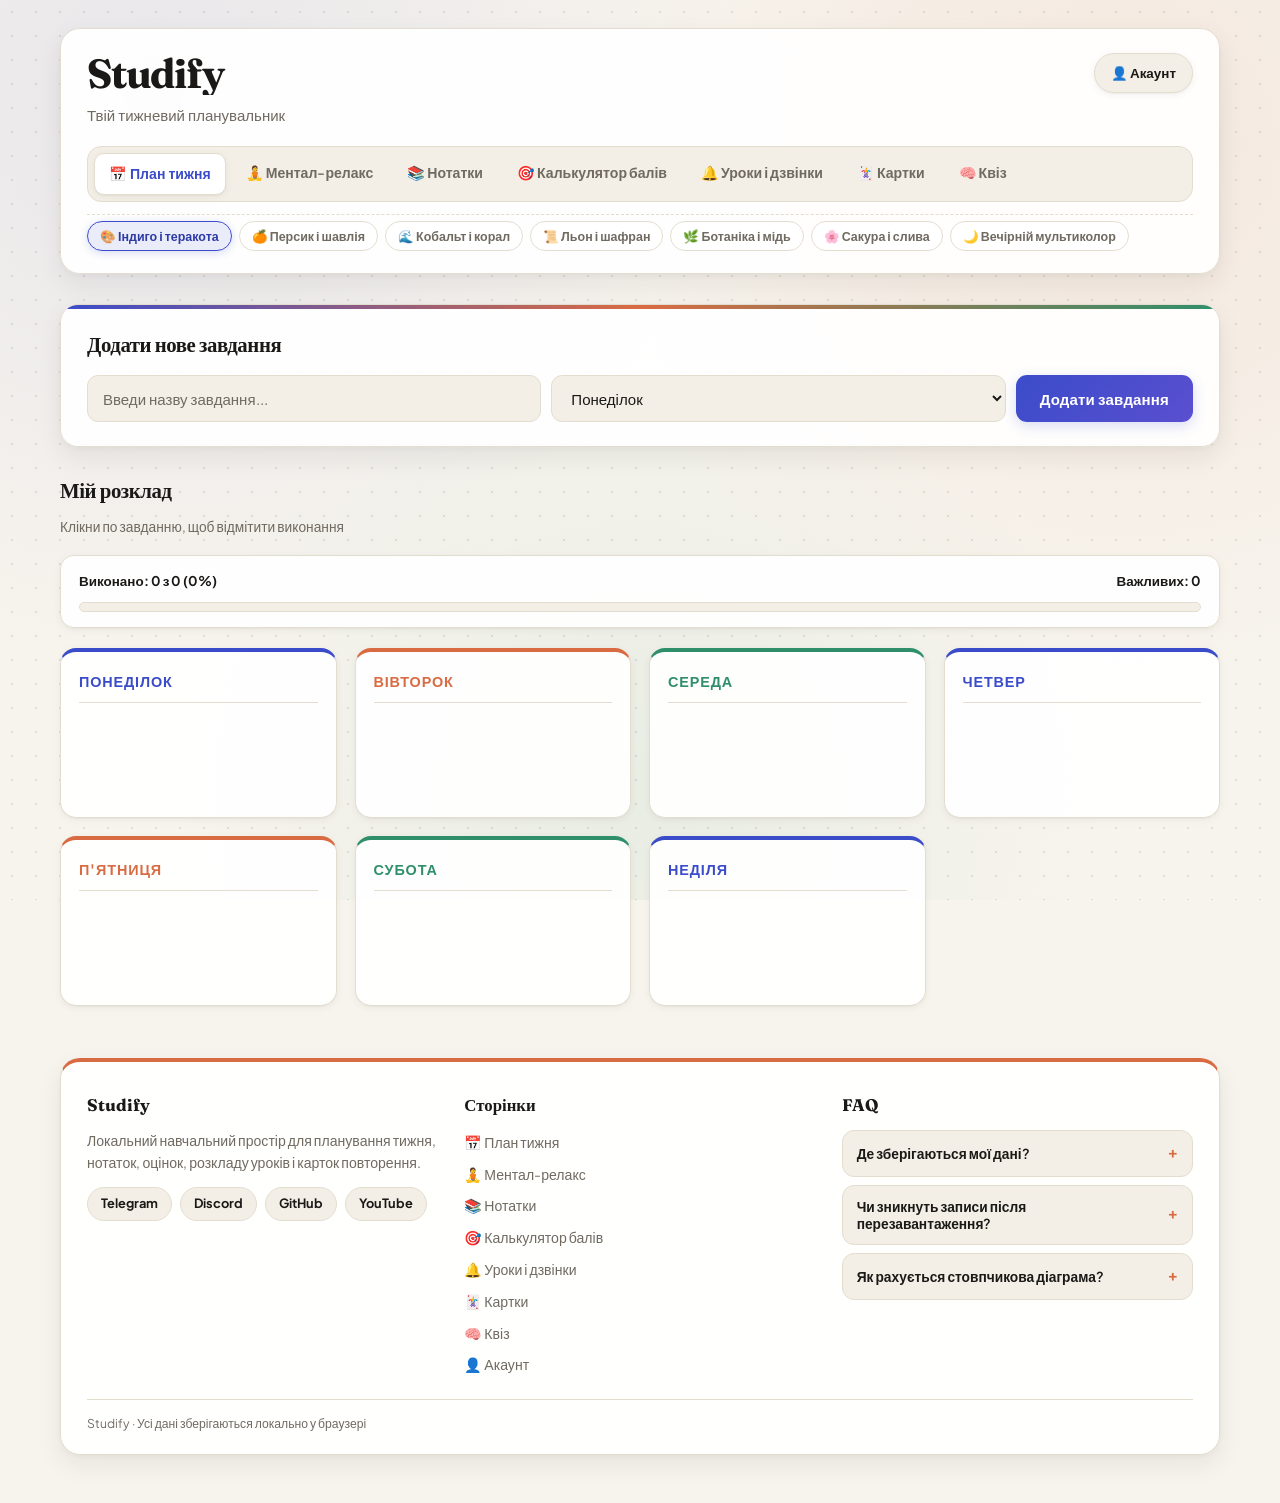
<file: index.html>
<!DOCTYPE html>
<html lang="uk">
<head>
    <meta charset="UTF-8">
    <meta name="viewport" content="width=device-width, initial-scale=1.0">
    <title>Studify — План тижня</title>
    <link rel="stylesheet" href="css/style.css">
</head>
<body>
    <div class="container">
        <header>
            <div class="account-corner-wrap">
                <a href="account.html" class="account-corner-btn">👤 Акаунт</a>
            </div>

            <h1>Studify</h1>
            <p>Твій тижневий планувальник</p>

            <nav class="nav-menu">
                <a href="index.html" class="nav-btn active">📅 План тижня</a>
                <a href="relax.html" class="nav-btn">🧘 Ментал-релакс</a>
                <a href="notes.html" class="nav-btn">📚 Нотатки</a>
                <a href="calc.html" class="nav-btn">🎯 Калькулятор балів</a>
                <a href="schedule.html" class="nav-btn">🔔 Уроки і дзвінки</a>
                <a href="flashcards.html" class="nav-btn">🃏 Картки</a>
                <a href="quiz.html" class="nav-btn">🧠 Квіз</a>
            </nav>

            <div class="theme-switcher">
                <button type="button" class="theme-btn active" data-theme="purple">🎨 Індиго і теракота</button>
                <button type="button" class="theme-btn" data-theme="orange">🍊 Персик і шавлія</button>
                <button type="button" class="theme-btn" data-theme="blue">🌊 Кобальт і корал</button>
                <button type="button" class="theme-btn" data-theme="cream">📜 Льон і шафран</button>
                <button type="button" class="theme-btn" data-theme="emerald">🌿 Ботаніка і мідь</button>
                <button type="button" class="theme-btn" data-theme="rose">🌸 Сакура і слива</button>
                <button type="button" class="theme-btn" data-theme="cyan">🌙 Вечірній мультиколор</button>
            </div>
        </header>

        <section class="task-form-section">
            <h2>Додати нове завдання</h2>
            <form id="taskForm">
                <input type="text" id="taskInput" placeholder="Введи назву завдання..." required>
                <select id="daySelect">
                    <option value="Понеділок">Понеділок</option>
                    <option value="Вівторок">Вівторок</option>
                    <option value="Середа">Середа</option>
                    <option value="Четвер">Четвер</option>
                    <option value="П'ятниця">П'ятниця</option>
                    <option value="Субота">Субота</option>
                    <option value="Неділя">Неділя</option>
                </select>
                <button type="submit">Додати завдання</button>
            </form>
        </section>

        <section class="board-section">
            <h2>Мій розклад</h2>
            <p class="section-hint">Клікни по завданню, щоб відмітити виконання</p>
            <div class="board" id="board"></div>
        </section>

        <footer class="site-footer">
            <div class="footer-grid">
                <div class="footer-col">
                    <h3>Studify</h3>
                    <p>Локальний навчальний простір для планування тижня, нотаток, оцінок, розкладу уроків і карток повторення.</p>
                    <div class="social-links">
                        <a href="https://t.me" target="_blank" rel="noopener noreferrer" class="social-link">Telegram</a>
                        <a href="https://discord.com" target="_blank" rel="noopener noreferrer" class="social-link">Discord</a>
                        <a href="https://github.com" target="_blank" rel="noopener noreferrer" class="social-link">GitHub</a>
                        <a href="https://youtube.com" target="_blank" rel="noopener noreferrer" class="social-link">YouTube</a>
                    </div>
                </div>

                <div class="footer-col">
                    <h3>Сторінки</h3>
                    <ul class="footer-nav">
                        <li><a href="index.html">📅 План тижня</a></li>
                        <li><a href="relax.html">🧘 Ментал-релакс</a></li>
                        <li><a href="notes.html">📚 Нотатки</a></li>
                        <li><a href="calc.html">🎯 Калькулятор балів</a></li>
                        <li><a href="schedule.html">🔔 Уроки і дзвінки</a></li>
                        <li><a href="flashcards.html">🃏 Картки</a></li>
                        <li><a href="quiz.html">🧠 Квіз</a></li>
                        <li><a href="account.html">👤 Акаунт</a></li>
                    </ul>
                </div>

                <div class="footer-col">
                    <h3>FAQ</h3>
                    <div class="faq-list">
                        <div class="faq-item">
                            <button type="button" class="faq-question">
                                <span>Де зберігаються мої дані?</span>
                                <span class="faq-icon">+</span>
                            </button>
                            <div class="faq-answer">
                                <p>Усі завдання, нотатки, оцінки, уроки, картки, тести та обрана тема зберігаються локально у твоєму браузері через localStorage без реєстрації.</p>
                            </div>
                        </div>

                        <div class="faq-item">
                            <button type="button" class="faq-question">
                                <span>Чи зникнуть записи після перезавантаження?</span>
                                <span class="faq-icon">+</span>
                            </button>
                            <div class="faq-answer">
                                <p>Ні, після оновлення чи закриття вкладки дані залишаються. Вони можуть очиститися лише при ручному видаленні або очищенні даних браузера.</p>
                            </div>
                        </div>

                        <div class="faq-item">
                            <button type="button" class="faq-question">
                                <span>Як рахується стовпчикова діаграма?</span>
                                <span class="faq-icon">+</span>
                            </button>
                            <div class="faq-answer">
                                <p>Калькулятор групує оцінки за предметами за 12-бальною шкалою, рахує середній бал по кожному предмету та будує висоту стовпців.</p>
                            </div>
                        </div>
                    </div>
                </div>
            </div>

            <div class="footer-bottom">
                <span>Studify · Усі дані зберігаються локально у браузері</span>
            </div>
        </footer>
    </div>

    <script src="js/app.js"></script>
    <script src="js/footer.js"></script>
    <script src="js/theme.js"></script>
</body>
</html>
</file>
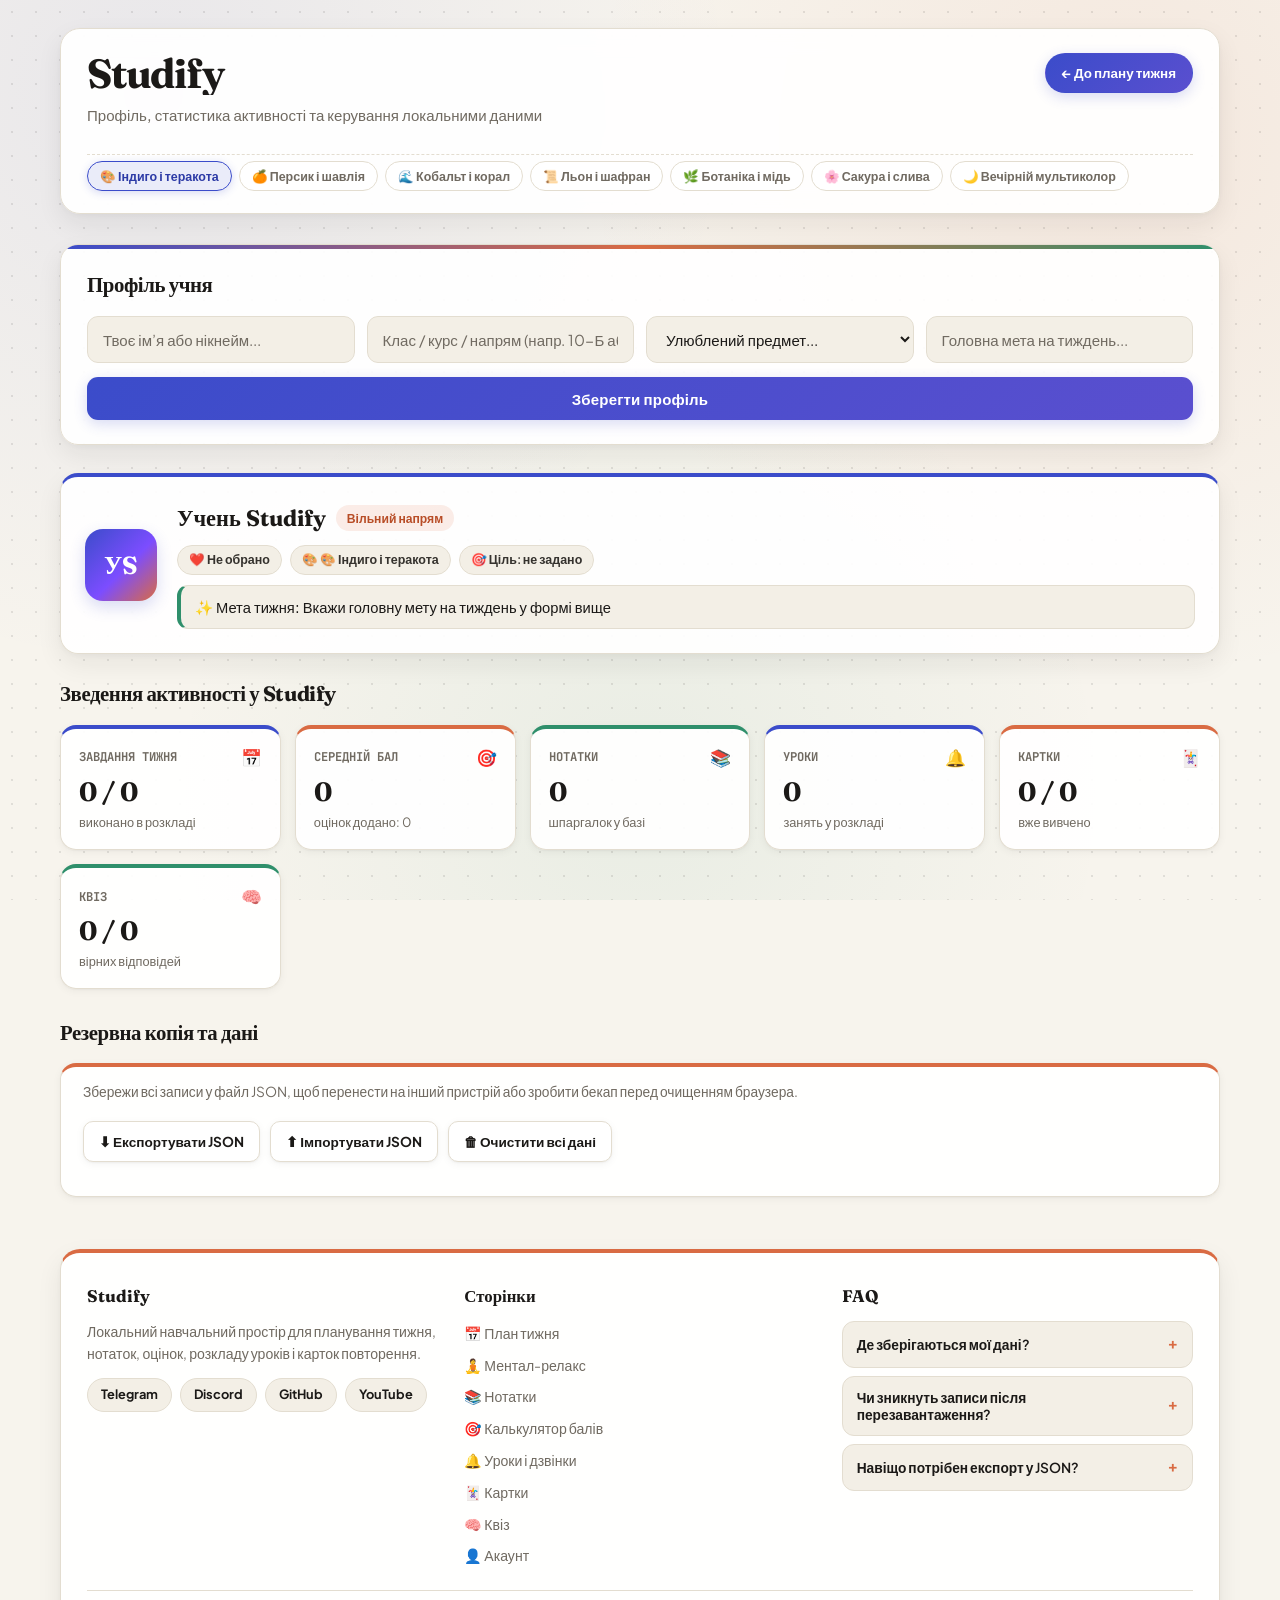
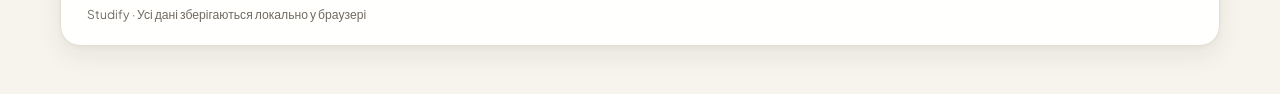
<file: account.html>
<!DOCTYPE html>
<html lang="uk">
<head>
    <meta charset="UTF-8">
    <meta name="viewport" content="width=device-width, initial-scale=1.0">
    <title>Studify — Акаунт</title>
    <link rel="stylesheet" href="css/style.css">
</head>
<body>
    <div class="container">
        <header>
            <div class="account-corner-wrap">
                <a href="index.html" class="account-corner-btn active-corner">← До плану тижня</a>
            </div>

            <h1>Studify</h1>
            <p>Профіль, статистика активності та керування локальними даними</p>

            <div class="theme-switcher">
                <button type="button" class="theme-btn active" data-theme="purple">🎨 Індиго і теракота</button>
                <button type="button" class="theme-btn" data-theme="orange">🍊 Персик і шавлія</button>
                <button type="button" class="theme-btn" data-theme="blue">🌊 Кобальт і корал</button>
                <button type="button" class="theme-btn" data-theme="cream">📜 Льон і шафран</button>
                <button type="button" class="theme-btn" data-theme="emerald">🌿 Ботаніка і мідь</button>
                <button type="button" class="theme-btn" data-theme="rose">🌸 Сакура і слива</button>
                <button type="button" class="theme-btn" data-theme="cyan">🌙 Вечірній мультиколор</button>
            </div>
        </header>

        <section class="task-form-section">
            <h2>Профіль учня</h2>
            <form id="profileForm" class="profile-form">
                <div class="profile-grid">
                    <input type="text" id="profileName" placeholder="Твоє ім’я або нікнейм...">
                    <input type="text" id="profileGroup" placeholder="Клас / курс / напрям (напр. 10-Б або Web)...">
                    <select id="profileFavSubject">
                        <option value="">Улюблений предмет...</option>
                        <option value="Українська мова">Українська мова</option>
                        <option value="Українська література">Українська література</option>
                        <option value="Зарубіжна література">Зарубіжна література</option>
                        <option value="Алгебра">Алгебра</option>
                        <option value="Геометрія">Геометрія</option>
                        <option value="Історія України">Історія України</option>
                        <option value="Всесвітня історія">Всесвітня історія</option>
                        <option value="Англійська мова">Англійська мова</option>
                        <option value="Німецька мова">Німецька мова</option>
                        <option value="Фізика">Фізика</option>
                        <option value="Хімія">Хімія</option>
                        <option value="Біологія">Біологія</option>
                        <option value="Географія">Географія</option>
                        <option value="Інформатика">Інформатика</option>
                    </select>
                    <input type="text" id="profileGoal" placeholder="Головна мета на тиждень...">
                </div>
                <button type="submit">Зберегти профіль</button>
            </form>
        </section>

        <section class="board-section">
            <div class="account-hero" id="accountHero"></div>

            <h2>Зведення активності у Studify</h2>
            <div class="account-stats-grid" id="accountStatsGrid"></div>

            <h2 style="margin-top: 28px;">Резервна копія та дані</h2>
            <div class="account-data-panel">
                <p class="section-hint">Збережи всі записи у файл JSON, щоб перенести на інший пристрій або зробити бекап перед очищенням браузера.</p>
                <div class="account-data-actions">
                    <button type="button" class="secondary-btn" id="exportDataBtn">⬇ Експортувати JSON</button>
                    <label class="secondary-btn import-label" for="importDataInput">⬆ Імпортувати JSON</label>
                    <input type="file" id="importDataInput" accept=".json,application/json" style="display: none;">
                    <button type="button" class="secondary-btn danger-btn" id="clearAllDataBtn">🗑 Очистити всі дані</button>
                </div>
                <p class="account-status-msg" id="accountStatusMsg"></p>
            </div>
        </section>

        <footer class="site-footer">
            <div class="footer-grid">
                <div class="footer-col">
                    <h3>Studify</h3>
                    <p>Локальний навчальний простір для планування тижня, нотаток, оцінок, розкладу уроків і карток повторення.</p>
                    <div class="social-links">
                        <a href="https://t.me" target="_blank" rel="noopener noreferrer" class="social-link">Telegram</a>
                        <a href="https://discord.com" target="_blank" rel="noopener noreferrer" class="social-link">Discord</a>
                        <a href="https://github.com" target="_blank" rel="noopener noreferrer" class="social-link">GitHub</a>
                        <a href="https://youtube.com" target="_blank" rel="noopener noreferrer" class="social-link">YouTube</a>
                    </div>
                </div>

                <div class="footer-col">
                    <h3>Сторінки</h3>
                    <ul class="footer-nav">
                        <li><a href="index.html">📅 План тижня</a></li>
                        <li><a href="relax.html">🧘 Ментал-релакс</a></li>
                        <li><a href="notes.html">📚 Нотатки</a></li>
                        <li><a href="calc.html">🎯 Калькулятор балів</a></li>
                        <li><a href="schedule.html">🔔 Уроки і дзвінки</a></li>
                        <li><a href="flashcards.html">🃏 Картки</a></li>
                        <li><a href="quiz.html">🧠 Квіз</a></li>
                        <li><a href="account.html">👤 Акаунт</a></li>
                    </ul>
                </div>

                <div class="footer-col">
                    <h3>FAQ</h3>
                    <div class="faq-list">
                        <div class="faq-item">
                            <button type="button" class="faq-question">
                                <span>Де зберігаються мої дані?</span>
                                <span class="faq-icon">+</span>
                            </button>
                            <div class="faq-answer">
                                <p>Усі завдання, нотатки, оцінки, уроки, картки, тести та обрана тема зберігаються локально у твоєму браузері через localStorage без реєстрації.</p>
                            </div>
                        </div>

                        <div class="faq-item">
                            <button type="button" class="faq-question">
                                <span>Чи зникнуть записи після перезавантаження?</span>
                                <span class="faq-icon">+</span>
                            </button>
                            <div class="faq-answer">
                                <p>Ні, після оновлення чи закриття вкладки дані залишаються. Вони можуть очиститися лише при ручному видаленні або очищенні даних браузера.</p>
                            </div>
                        </div>

                        <div class="faq-item">
                            <button type="button" class="faq-question">
                                <span>Навіщо потрібен експорт у JSON?</span>
                                <span class="faq-icon">+</span>
                            </button>
                            <div class="faq-answer">
                                <p>Він дозволяє створити локальну резервну копію всіх твоїх нотаток, завдань, карток, тестів та оцінок і відновити їх у будь-який момент.</p>
                            </div>
                        </div>
                    </div>
                </div>
            </div>

            <div class="footer-bottom">
                <span>Studify · Усі дані зберігаються локально у браузері</span>
            </div>
        </footer>
    </div>

    <script src="js/account.js"></script>
    <script src="js/footer.js"></script>
    <script src="js/theme.js"></script>
</body>
</html>
</file>
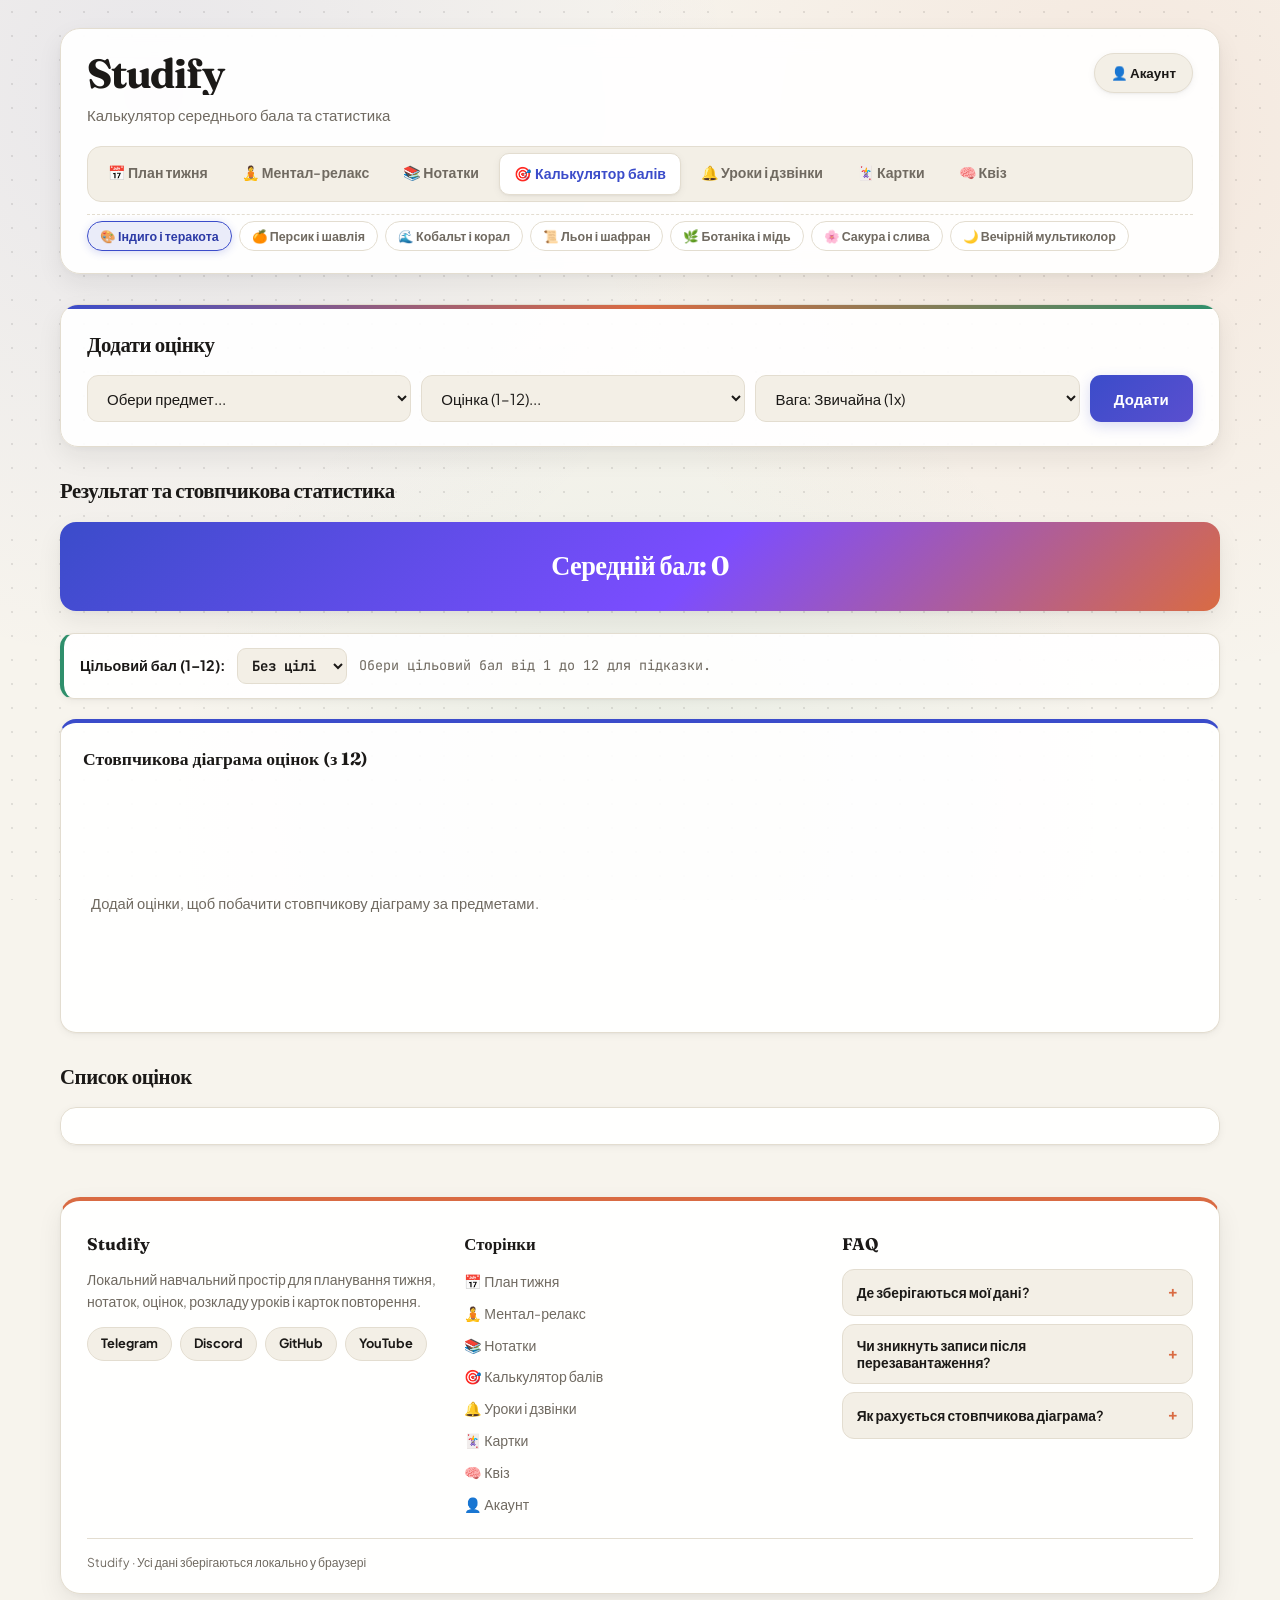
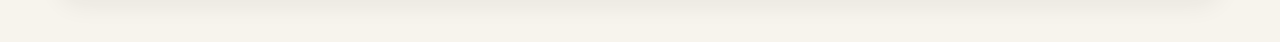
<file: calc.html>
<!DOCTYPE html>
<html lang="uk">
<head>
    <meta charset="UTF-8">
    <meta name="viewport" content="width=device-width, initial-scale=1.0">
    <title>Studify — Калькулятор балів</title>
    <link rel="stylesheet" href="css/style.css">
</head>
<body>
    <div class="container">
        <header>
            <div class="account-corner-wrap">
                <a href="account.html" class="account-corner-btn">👤 Акаунт</a>
            </div>

            <h1>Studify</h1>
            <p>Калькулятор середнього бала та статистика</p>

            <nav class="nav-menu">
                <a href="index.html" class="nav-btn">📅 План тижня</a>
                <a href="relax.html" class="nav-btn">🧘 Ментал-релакс</a>
                <a href="notes.html" class="nav-btn">📚 Нотатки</a>
                <a href="calc.html" class="nav-btn active">🎯 Калькулятор балів</a>
                <a href="schedule.html" class="nav-btn">🔔 Уроки і дзвінки</a>
                <a href="flashcards.html" class="nav-btn">🃏 Картки</a>
                <a href="quiz.html" class="nav-btn">🧠 Квіз</a>
            </nav>

            <div class="theme-switcher">
                <button type="button" class="theme-btn active" data-theme="purple">🎨 Індиго і теракота</button>
                <button type="button" class="theme-btn" data-theme="orange">🍊 Персик і шавлія</button>
                <button type="button" class="theme-btn" data-theme="blue">🌊 Кобальт і корал</button>
                <button type="button" class="theme-btn" data-theme="cream">📜 Льон і шафран</button>
                <button type="button" class="theme-btn" data-theme="emerald">🌿 Ботаніка і мідь</button>
                <button type="button" class="theme-btn" data-theme="rose">🌸 Сакура і слива</button>
                <button type="button" class="theme-btn" data-theme="cyan">🌙 Вечірній мультиколор</button>
            </div>
        </header>

        <section class="task-form-section">
            <h2>Додати оцінку</h2>
            <form id="calcForm">
                <select id="subjectInput" required>
                    <option value="">Обери предмет...</option>
                    <option value="Українська мова">Українська мова</option>
                    <option value="Українська література">Українська література</option>
                    <option value="Зарубіжна література">Зарубіжна література</option>
                    <option value="Алгебра">Алгебра</option>
                    <option value="Геометрія">Геометрія</option>
                    <option value="Історія України">Історія України</option>
                    <option value="Всесвітня історія">Всесвітня історія</option>
                    <option value="Англійська мова">Англійська мова</option>
                    <option value="Німецька мова">Німецька мова</option>
                    <option value="Фізика">Фізика</option>
                    <option value="Хімія">Хімія</option>
                    <option value="Біологія">Біологія</option>
                    <option value="Географія">Географія</option>
                    <option value="Інформатика">Інформатика</option>
                </select>
                <select id="gradeInput" required>
                    <option value="">Оцінка (1–12)...</option>
                    <option value="12">12</option>
                    <option value="11">11</option>
                    <option value="10">10</option>
                    <option value="9">9</option>
                    <option value="8">8</option>
                    <option value="7">7</option>
                    <option value="6">6</option>
                    <option value="5">5</option>
                    <option value="4">4</option>
                    <option value="3">3</option>
                    <option value="2">2</option>
                    <option value="1">1</option>
                </select>
                <button type="submit">Додати</button>
            </form>
        </section>

        <section class="board-section">
            <h2>Результат та стовпчикова статистика</h2>
            <div class="calc-result-box" id="resultBox">Зважений середній бал: 0</div>

            <div class="target-box">
                <label for="targetScoreInput">Цільовий бал (1–12):</label>
                <select id="targetScoreInput">
                    <option value="">Без цілі</option>
                    <option value="12">12</option>
                    <option value="11.5">11.5</option>
                    <option value="11">11</option>
                    <option value="10.5">10.5</option>
                    <option value="10">10</option>
                    <option value="9.5">9.5</option>
                    <option value="9">9</option>
                    <option value="8.5">8.5</option>
                    <option value="8">8</option>
                    <option value="7.5">7.5</option>
                    <option value="7">7</option>
                    <option value="6">6</option>
                    <option value="5">5</option>
                    <option value="4">4</option>
                    <option value="3">3</option>
                    <option value="2">2</option>
                    <option value="1">1</option>
                </select>
                <span class="target-status" id="targetStatus">Обери цільовий бал від 1 до 12 для підказки.</span>
            </div>

            <div class="stats-card">
                <h3>Стовпчикова діаграма оцінок (з 12)</h3>
                <div class="bar-chart" id="statsChart"></div>
            </div>

            <h2 style="margin-top: 28px;">Список оцінок</h2>
            <div class="board" id="gradesBoard"></div>
        </section>

        <footer class="site-footer">
            <div class="footer-grid">
                <div class="footer-col">
                    <h3>Studify</h3>
                    <p>Локальний навчальний простір для планування тижня, нотаток, оцінок, розкладу уроків і карток повторення.</p>
                    <div class="social-links">
                        <a href="https://t.me" target="_blank" rel="noopener noreferrer" class="social-link">Telegram</a>
                        <a href="https://discord.com" target="_blank" rel="noopener noreferrer" class="social-link">Discord</a>
                        <a href="https://github.com" target="_blank" rel="noopener noreferrer" class="social-link">GitHub</a>
                        <a href="https://youtube.com" target="_blank" rel="noopener noreferrer" class="social-link">YouTube</a>
                    </div>
                </div>

                <div class="footer-col">
                    <h3>Сторінки</h3>
                    <ul class="footer-nav">
                        <li><a href="index.html">📅 План тижня</a></li>
                        <li><a href="relax.html">🧘 Ментал-релакс</a></li>
                        <li><a href="notes.html">📚 Нотатки</a></li>
                        <li><a href="calc.html">🎯 Калькулятор балів</a></li>
                        <li><a href="schedule.html">🔔 Уроки і дзвінки</a></li>
                        <li><a href="flashcards.html">🃏 Картки</a></li>
                        <li><a href="quiz.html">🧠 Квіз</a></li>
                        <li><a href="account.html">👤 Акаунт</a></li>
                    </ul>
                </div>

                <div class="footer-col">
                    <h3>FAQ</h3>
                    <div class="faq-list">
                        <div class="faq-item">
                            <button type="button" class="faq-question">
                                <span>Де зберігаються мої дані?</span>
                                <span class="faq-icon">+</span>
                            </button>
                            <div class="faq-answer">
                                <p>Усі завдання, нотатки, оцінки, уроки, картки, тести та обрана тема зберігаються локально у твоєму браузері через localStorage без реєстрації.</p>
                            </div>
                        </div>

                        <div class="faq-item">
                            <button type="button" class="faq-question">
                                <span>Чи зникнуть записи після перезавантаження?</span>
                                <span class="faq-icon">+</span>
                            </button>
                            <div class="faq-answer">
                                <p>Ні, після оновлення чи закриття вкладки дані залишаються. Вони можуть очиститися лише при ручному видаленні або очищенні даних браузера.</p>
                            </div>
                        </div>

                        <div class="faq-item">
                            <button type="button" class="faq-question">
                                <span>Як рахується стовпчикова діаграма?</span>
                                <span class="faq-icon">+</span>
                            </button>
                            <div class="faq-answer">
                                <p>Калькулятор групує оцінки за предметами за 12-бальною шкалою, рахує середній бал по кожному предмету та будує висоту стовпців.</p>
                            </div>
                        </div>
                    </div>
                </div>
            </div>

            <div class="footer-bottom">
                <span>Studify · Усі дані зберігаються локально у браузері</span>
            </div>
        </footer>
    </div>

    <script src="js/calc.js"></script>
    <script src="js/footer.js"></script>
    <script src="js/theme.js"></script>
</body>
</html>
</file>
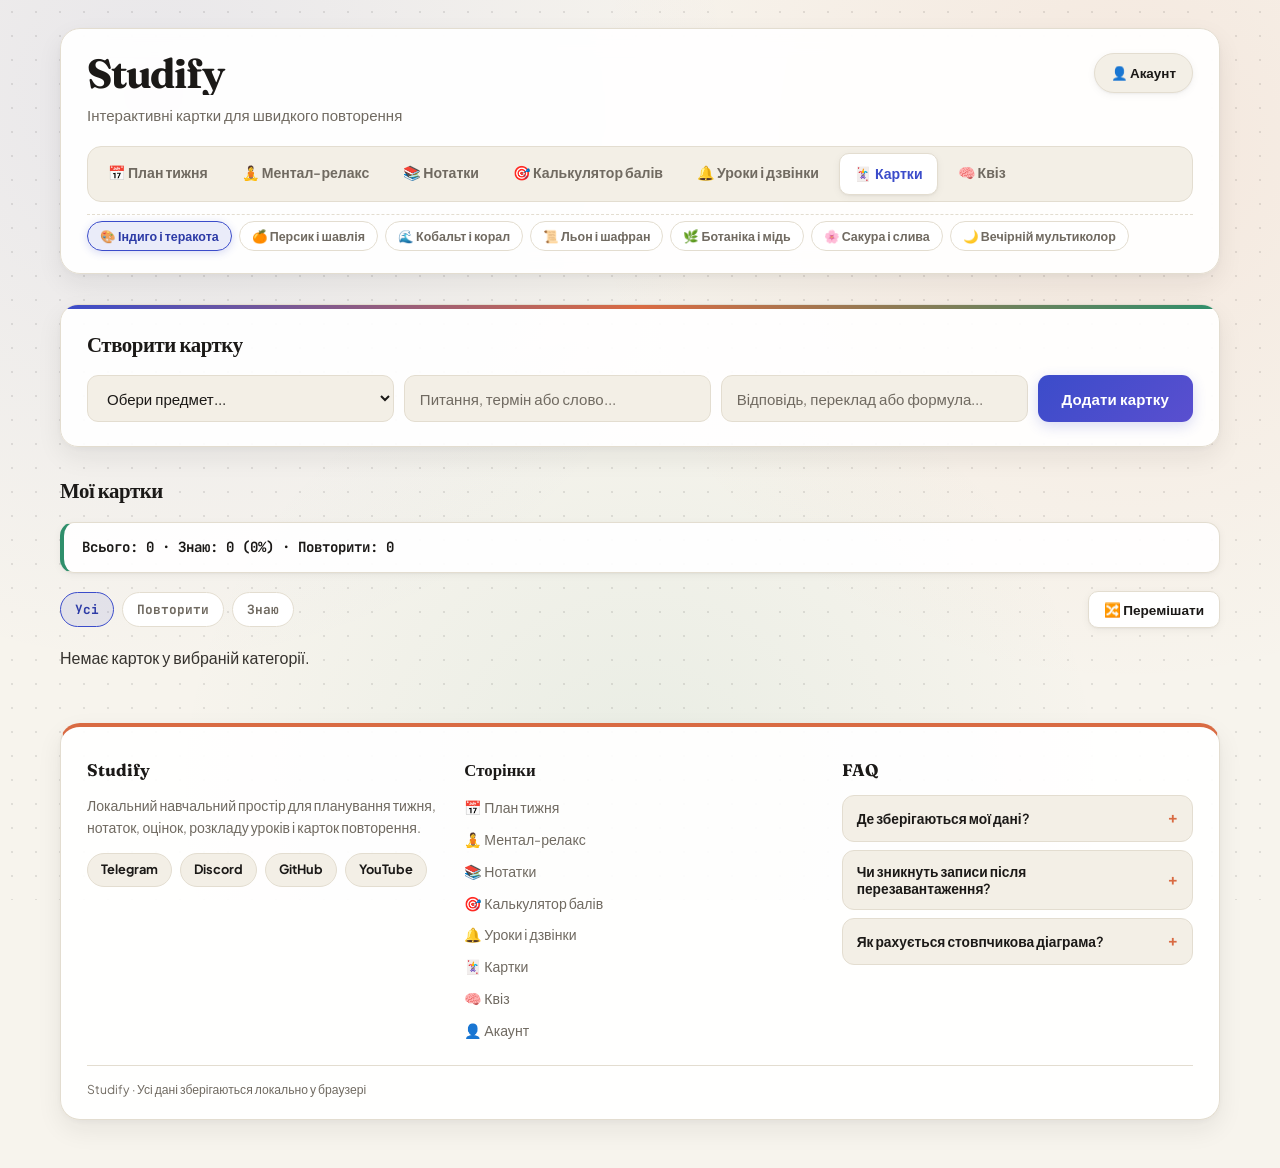
<file: flashcards.html>
<!DOCTYPE html>
<html lang="uk">
<head>
    <meta charset="UTF-8">
    <meta name="viewport" content="width=device-width, initial-scale=1.0">
    <title>Studify — Картки для повторення</title>
    <link rel="stylesheet" href="css/style.css">
</head>
<body>
    <div class="container">
        <header>
            <div class="account-corner-wrap">
                <a href="account.html" class="account-corner-btn">👤 Акаунт</a>
            </div>

            <h1>Studify</h1>
            <p>Інтерактивні картки для швидкого повторення</p>

            <nav class="nav-menu">
                <a href="index.html" class="nav-btn">📅 План тижня</a>
                <a href="relax.html" class="nav-btn">🧘 Ментал-релакс</a>
                <a href="notes.html" class="nav-btn">📚 Нотатки</a>
                <a href="calc.html" class="nav-btn">🎯 Калькулятор балів</a>
                <a href="schedule.html" class="nav-btn">🔔 Уроки і дзвінки</a>
                <a href="flashcards.html" class="nav-btn active">🃏 Картки</a>
                <a href="quiz.html" class="nav-btn">🧠 Квіз</a>
            </nav>

            <div class="theme-switcher">
                <button type="button" class="theme-btn active" data-theme="purple">🎨 Індиго і теракота</button>
                <button type="button" class="theme-btn" data-theme="orange">🍊 Персик і шавлія</button>
                <button type="button" class="theme-btn" data-theme="blue">🌊 Кобальт і корал</button>
                <button type="button" class="theme-btn" data-theme="cream">📜 Льон і шафран</button>
                <button type="button" class="theme-btn" data-theme="emerald">🌿 Ботаніка і мідь</button>
                <button type="button" class="theme-btn" data-theme="rose">🌸 Сакура і слива</button>
                <button type="button" class="theme-btn" data-theme="cyan">🌙 Вечірній мультиколор</button>
            </div>
        </header>

        <section class="task-form-section">
            <h2>Створити картку</h2>
            <form id="flashcardForm">
                <select id="cardSubject" required>
                    <option value="">Обери предмет...</option>
                    <option value="Українська мова">Українська мова</option>
                    <option value="Українська література">Українська література</option>
                    <option value="Зарубіжна література">Зарубіжна література</option>
                    <option value="Алгебра">Алгебра</option>
                    <option value="Геометрія">Геометрія</option>
                    <option value="Історія України">Історія України</option>
                    <option value="Всесвітня історія">Всесвітня історія</option>
                    <option value="Англійська мова">Англійська мова</option>
                    <option value="Німецька мова">Німецька мова</option>
                    <option value="Фізика">Фізика</option>
                    <option value="Хімія">Хімія</option>
                    <option value="Біологія">Біологія</option>
                    <option value="Географія">Географія</option>
                    <option value="Інформатика">Інформатика</option>
                </select>
                <input type="text" id="cardFront" placeholder="Питання, термін або слово..." required>
                <input type="text" id="cardBack" placeholder="Відповідь, переклад або формула..." required>
                <button type="submit">Додати картку</button>
            </form>
        </section>

        <section class="board-section">
            <h2>Мої картки</h2>
            <div class="flashcards-stats" id="flashcardsStats">Всього: 0 · Знаю: 0 · Повторити: 0</div>
            <div class="flashcards-grid" id="flashcardsGrid"></div>
        </section>

        <footer class="site-footer">
            <div class="footer-grid">
                <div class="footer-col">
                    <h3>Studify</h3>
                    <p>Локальний навчальний простір для планування тижня, нотаток, оцінок, розкладу уроків і карток повторення.</p>
                    <div class="social-links">
                        <a href="https://t.me" target="_blank" rel="noopener noreferrer" class="social-link">Telegram</a>
                        <a href="https://discord.com" target="_blank" rel="noopener noreferrer" class="social-link">Discord</a>
                        <a href="https://github.com" target="_blank" rel="noopener noreferrer" class="social-link">GitHub</a>
                        <a href="https://youtube.com" target="_blank" rel="noopener noreferrer" class="social-link">YouTube</a>
                    </div>
                </div>

                <div class="footer-col">
                    <h3>Сторінки</h3>
                    <ul class="footer-nav">
                        <li><a href="index.html">📅 План тижня</a></li>
                        <li><a href="relax.html">🧘 Ментал-релакс</a></li>
                        <li><a href="notes.html">📚 Нотатки</a></li>
                        <li><a href="calc.html">🎯 Калькулятор балів</a></li>
                        <li><a href="schedule.html">🔔 Уроки і дзвінки</a></li>
                        <li><a href="flashcards.html">🃏 Картки</a></li>
                        <li><a href="quiz.html">🧠 Квіз</a></li>
                        <li><a href="account.html">👤 Акаунт</a></li>
                    </ul>
                </div>

                <div class="footer-col">
                    <h3>FAQ</h3>
                    <div class="faq-list">
                        <div class="faq-item">
                            <button type="button" class="faq-question">
                                <span>Де зберігаються мої дані?</span>
                                <span class="faq-icon">+</span>
                            </button>
                            <div class="faq-answer">
                                <p>Усі завдання, нотатки, оцінки, уроки, картки, тести та обрана тема зберігаються локально у твоєму браузері через localStorage без реєстрації.</p>
                            </div>
                        </div>

                        <div class="faq-item">
                            <button type="button" class="faq-question">
                                <span>Чи зникнуть записи після перезавантаження?</span>
                                <span class="faq-icon">+</span>
                            </button>
                            <div class="faq-answer">
                                <p>Ні, після оновлення чи закриття вкладки дані залишаються. Вони можуть очиститися лише при ручному видаленні або очищенні даних браузера.</p>
                            </div>
                        </div>

                        <div class="faq-item">
                            <button type="button" class="faq-question">
                                <span>Як рахується стовпчикова діаграма?</span>
                                <span class="faq-icon">+</span>
                            </button>
                            <div class="faq-answer">
                                <p>Калькулятор групує оцінки за предметами за 12-бальною шкалою, рахує середній бал по кожному предмету та будує висоту стовпців.</p>
                            </div>
                        </div>
                    </div>
                </div>
            </div>

            <div class="footer-bottom">
                <span>Studify · Усі дані зберігаються локально у браузері</span>
            </div>
        </footer>
    </div>

    <script src="js/flashcards.js"></script>
    <script src="js/footer.js"></script>
    <script src="js/theme.js"></script>
</body>
</html>
</file>
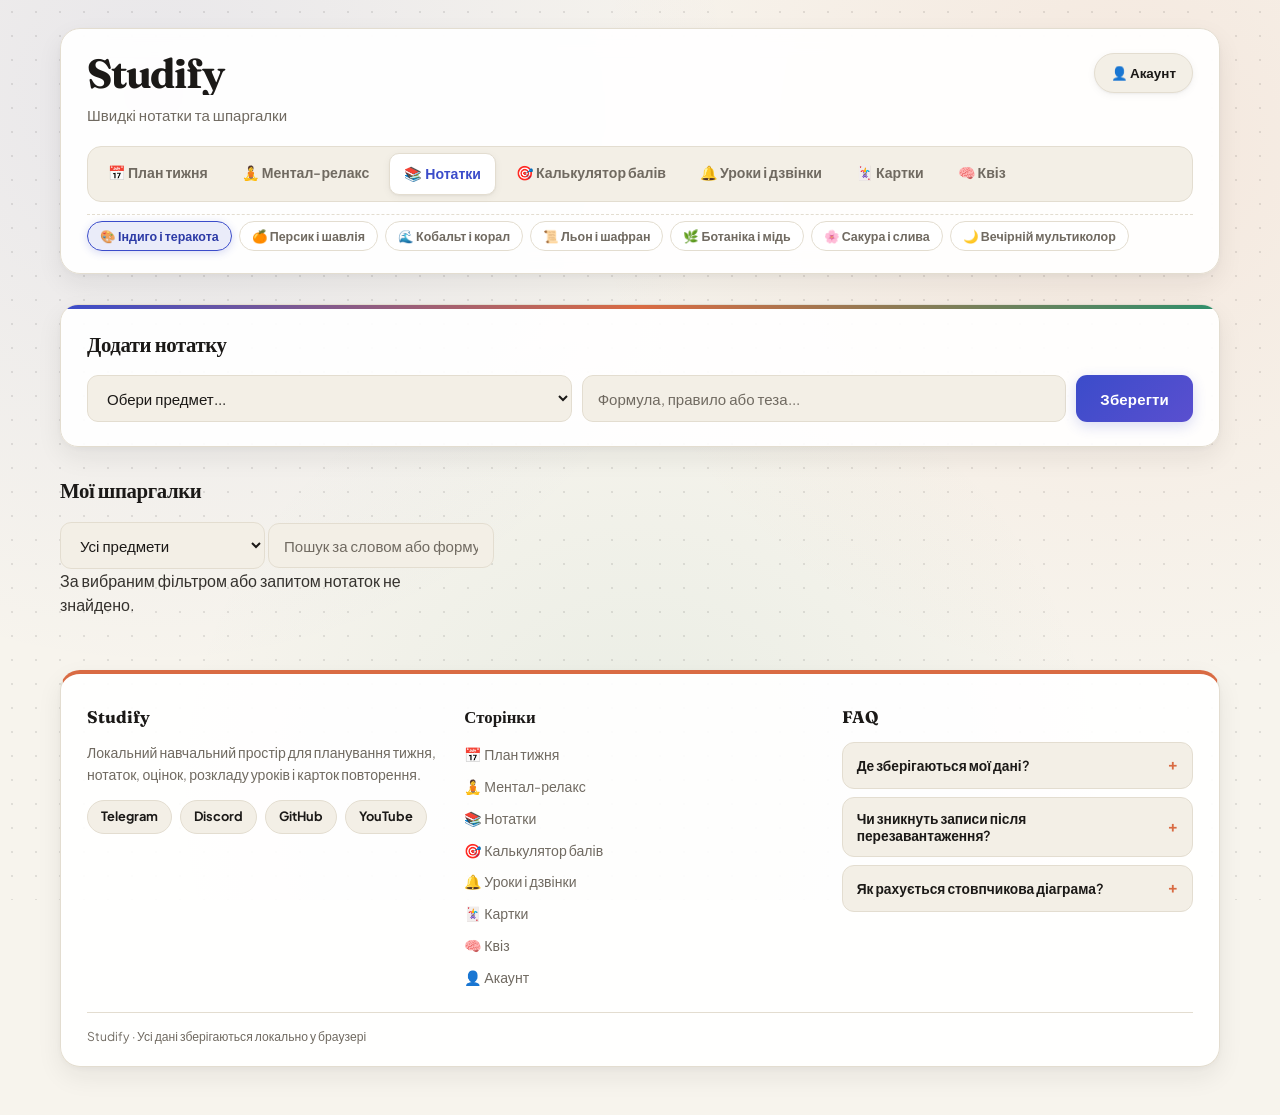
<file: notes.html>
<!DOCTYPE html>
<html lang="uk">
<head>
    <meta charset="UTF-8">
    <meta name="viewport" content="width=device-width, initial-scale=1.0">
    <title>Studify — Нотатки</title>
    <link rel="stylesheet" href="css/style.css">
</head>
<body>
    <div class="container">
        <header>
            <div class="account-corner-wrap">
                <a href="account.html" class="account-corner-btn">👤 Акаунт</a>
            </div>

            <h1>Studify</h1>
            <p>Швидкі нотатки та шпаргалки</p>

            <nav class="nav-menu">
                <a href="index.html" class="nav-btn">📅 План тижня</a>
                <a href="relax.html" class="nav-btn">🧘 Ментал-релакс</a>
                <a href="notes.html" class="nav-btn active">📚 Нотатки</a>
                <a href="calc.html" class="nav-btn">🎯 Калькулятор балів</a>
                <a href="schedule.html" class="nav-btn">🔔 Уроки і дзвінки</a>
                <a href="flashcards.html" class="nav-btn">🃏 Картки</a>
                <a href="quiz.html" class="nav-btn">🧠 Квіз</a>
            </nav>

            <div class="theme-switcher">
                <button type="button" class="theme-btn active" data-theme="purple">🎨 Індиго і теракота</button>
                <button type="button" class="theme-btn" data-theme="orange">🍊 Персик і шавлія</button>
                <button type="button" class="theme-btn" data-theme="blue">🌊 Кобальт і корал</button>
                <button type="button" class="theme-btn" data-theme="cream">📜 Льон і шафран</button>
                <button type="button" class="theme-btn" data-theme="emerald">🌿 Ботаніка і мідь</button>
                <button type="button" class="theme-btn" data-theme="rose">🌸 Сакура і слива</button>
                <button type="button" class="theme-btn" data-theme="cyan">🌙 Вечірній мультиколор</button>
            </div>
        </header>

        <section class="task-form-section">
            <h2>Додати нотатку</h2>
            <form id="noteForm">
                <select id="noteSubject" required>
                    <option value="">Обери предмет...</option>
                    <option value="Українська мова">Українська мова</option>
                    <option value="Українська література">Українська література</option>
                    <option value="Зарубіжна література">Зарубіжна література</option>
                    <option value="Алгебра">Алгебра</option>
                    <option value="Геометрія">Геометрія</option>
                    <option value="Історія України">Історія України</option>
                    <option value="Всесвітня історія">Всесвітня історія</option>
                    <option value="Англійська мова">Англійська мова</option>
                    <option value="Німецька мова">Німецька мова</option>
                    <option value="Фізика">Фізика</option>
                    <option value="Хімія">Хімія</option>
                    <option value="Біологія">Біологія</option>
                    <option value="Географія">Географія</option>
                    <option value="Інформатика">Інформатика</option>
                </select>
                <input type="text" id="noteText" placeholder="Формула, правило або теза..." required>
                <button type="submit">Зберегти</button>
            </form>
        </section>

        <section class="board-section">
            <h2>Мої шпаргалки</h2>
            <div class="filter-bar">
                <select id="filterSubject">
                    <option value="all">Усі предмети</option>
                    <option value="Українська мова">Українська мова</option>
                    <option value="Українська література">Українська література</option>
                    <option value="Зарубіжна література">Зарубіжна література</option>
                    <option value="Алгебра">Алгебра</option>
                    <option value="Геометрія">Геометрія</option>
                    <option value="Історія України">Історія України</option>
                    <option value="Всесвітня історія">Всесвітня історія</option>
                    <option value="Англійська мова">Англійська мова</option>
                    <option value="Німецька мова">Німецька мова</option>
                    <option value="Фізика">Фізика</option>
                    <option value="Хімія">Хімія</option>
                    <option value="Біологія">Біологія</option>
                    <option value="Географія">Географія</option>
                    <option value="Інформатика">Інформатика</option>
                </select>
                <input type="text" id="searchNoteInput" placeholder="Пошук за словом або формулою...">
            </div>
            <div class="notes-grid" id="notesGrid"></div>
        </section>

        <footer class="site-footer">
            <div class="footer-grid">
                <div class="footer-col">
                    <h3>Studify</h3>
                    <p>Локальний навчальний простір для планування тижня, нотаток, оцінок, розкладу уроків і карток повторення.</p>
                    <div class="social-links">
                        <a href="https://t.me" target="_blank" rel="noopener noreferrer" class="social-link">Telegram</a>
                        <a href="https://discord.com" target="_blank" rel="noopener noreferrer" class="social-link">Discord</a>
                        <a href="https://github.com" target="_blank" rel="noopener noreferrer" class="social-link">GitHub</a>
                        <a href="https://youtube.com" target="_blank" rel="noopener noreferrer" class="social-link">YouTube</a>
                    </div>
                </div>

                <div class="footer-col">
                    <h3>Сторінки</h3>
                    <ul class="footer-nav">
                        <li><a href="index.html">📅 План тижня</a></li>
                        <li><a href="relax.html">🧘 Ментал-релакс</a></li>
                        <li><a href="notes.html">📚 Нотатки</a></li>
                        <li><a href="calc.html">🎯 Калькулятор балів</a></li>
                        <li><a href="schedule.html">🔔 Уроки і дзвінки</a></li>
                        <li><a href="flashcards.html">🃏 Картки</a></li>
                        <li><a href="quiz.html">🧠 Квіз</a></li>
                        <li><a href="account.html">👤 Акаунт</a></li>
                    </ul>
                </div>

                <div class="footer-col">
                    <h3>FAQ</h3>
                    <div class="faq-list">
                        <div class="faq-item">
                            <button type="button" class="faq-question">
                                <span>Де зберігаються мої дані?</span>
                                <span class="faq-icon">+</span>
                            </button>
                            <div class="faq-answer">
                                <p>Усі завдання, нотатки, оцінки, уроки, картки, тести та обрана тема зберігаються локально у твоєму браузері через localStorage без реєстрації.</p>
                            </div>
                        </div>

                        <div class="faq-item">
                            <button type="button" class="faq-question">
                                <span>Чи зникнуть записи після перезавантаження?</span>
                                <span class="faq-icon">+</span>
                            </button>
                            <div class="faq-answer">
                                <p>Ні, після оновлення чи закриття вкладки дані залишаються. Вони можуть очиститися лише при ручному видаленні або очищенні даних браузера.</p>
                            </div>
                        </div>

                        <div class="faq-item">
                            <button type="button" class="faq-question">
                                <span>Як рахується стовпчикова діаграма?</span>
                                <span class="faq-icon">+</span>
                            </button>
                            <div class="faq-answer">
                                <p>Калькулятор групує оцінки за предметами за 12-бальною шкалою, рахує середній бал по кожному предмету та будує висоту стовпців.</p>
                            </div>
                        </div>
                    </div>
                </div>
            </div>

            <div class="footer-bottom">
                <span>Studify · Усі дані зберігаються локально у браузері</span>
            </div>
        </footer>
    </div>

    <script src="js/notes.js"></script>
    <script src="js/footer.js"></script>
    <script src="js/theme.js"></script>
</body>
</html>
</file>
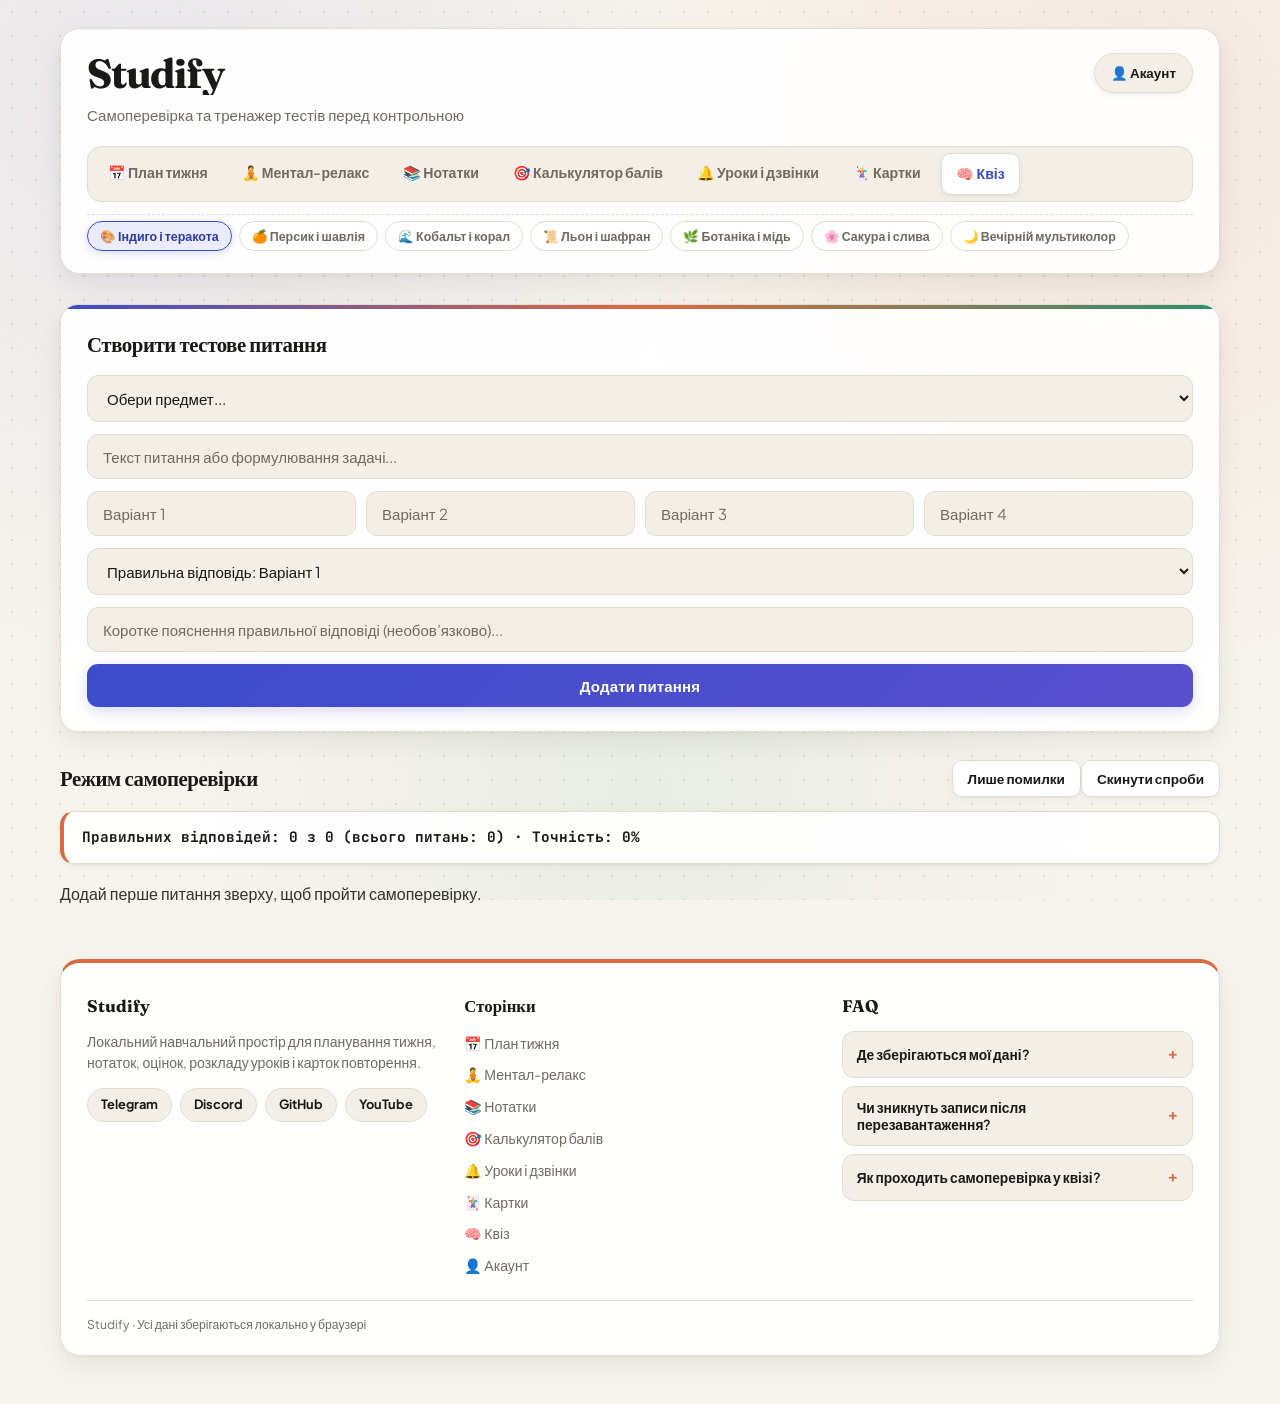
<file: quiz.html>
<!DOCTYPE html>
<html lang="uk">
<head>
    <meta charset="UTF-8">
    <meta name="viewport" content="width=device-width, initial-scale=1.0">
    <title>Studify — Міні-квіз</title>
    <link rel="stylesheet" href="css/style.css">
</head>
<body>
    <div class="container">
        <header>
            <div class="account-corner-wrap">
                <a href="account.html" class="account-corner-btn">👤 Акаунт</a>
            </div>

            <h1>Studify</h1>
            <p>Самоперевірка та тренажер тестів перед контрольною</p>

            <nav class="nav-menu">
                <a href="index.html" class="nav-btn">📅 План тижня</a>
                <a href="relax.html" class="nav-btn">🧘 Ментал-релакс</a>
                <a href="notes.html" class="nav-btn">📚 Нотатки</a>
                <a href="calc.html" class="nav-btn">🎯 Калькулятор балів</a>
                <a href="schedule.html" class="nav-btn">🔔 Уроки і дзвінки</a>
                <a href="flashcards.html" class="nav-btn">🃏 Картки</a>
                <a href="quiz.html" class="nav-btn active">🧠 Квіз</a>
            </nav>

            <div class="theme-switcher">
                <button type="button" class="theme-btn active" data-theme="purple">🎨 Індиго і теракота</button>
                <button type="button" class="theme-btn" data-theme="orange">🍊 Персик і шавлія</button>
                <button type="button" class="theme-btn" data-theme="blue">🌊 Кобальт і корал</button>
                <button type="button" class="theme-btn" data-theme="cream">📜 Льон і шафран</button>
                <button type="button" class="theme-btn" data-theme="emerald">🌿 Ботаніка і мідь</button>
                <button type="button" class="theme-btn" data-theme="rose">🌸 Сакура і слива</button>
                <button type="button" class="theme-btn" data-theme="cyan">🌙 Вечірній мультиколор</button>
            </div>
        </header>

        <section class="task-form-section">
            <h2>Створити тестове питання</h2>
            <form id="quizForm">
                <select id="quizSubject" required>
                    <option value="">Обери предмет...</option>
                    <option value="Українська мова">Українська мова</option>
                    <option value="Українська література">Українська література</option>
                    <option value="Зарубіжна література">Зарубіжна література</option>
                    <option value="Алгебра">Алгебра</option>
                    <option value="Геометрія">Геометрія</option>
                    <option value="Історія України">Історія України</option>
                    <option value="Всесвітня історія">Всесвітня історія</option>
                    <option value="Англійська мова">Англійська мова</option>
                    <option value="Німецька мова">Німецька мова</option>
                    <option value="Фізика">Фізика</option>
                    <option value="Хімія">Хімія</option>
                    <option value="Біологія">Біологія</option>
                    <option value="Географія">Географія</option>
                    <option value="Інформатика">Інформатика</option>
                </select>

                <input type="text" id="quizQuestion" placeholder="Текст питання або формулювання задачі..." required>

                <div class="quiz-options-grid">
                    <input type="text" id="opt0" placeholder="Варіант 1" required>
                    <input type="text" id="opt1" placeholder="Варіант 2" required>
                    <input type="text" id="opt2" placeholder="Варіант 3" required>
                    <input type="text" id="opt3" placeholder="Варіант 4" required>
                </div>

                <select id="correctOption" required>
                    <option value="0">Правильна відповідь: Варіант 1</option>
                    <option value="1">Правильна відповідь: Варіант 2</option>
                    <option value="2">Правильна відповідь: Варіант 3</option>
                    <option value="3">Правильна відповідь: Варіант 4</option>
                </select>

                <button type="submit">Додати питання</button>
            </form>
        </section>

        <section class="board-section">
            <div class="quiz-toolbar">
                <h2>Режим самоперевірки</h2>
                <div class="quiz-actions">
                    <button type="button" class="secondary-btn" id="resetQuizBtn">Скинути спроби</button>
                </div>
            </div>

            <div class="quiz-score-box" id="quizScoreBox">Відповідей: 0 з 0 · Точність: 0%</div>
            <div class="quiz-list" id="quizList"></div>
        </section>

        <footer class="site-footer">
            <div class="footer-grid">
                <div class="footer-col">
                    <h3>Studify</h3>
                    <p>Локальний навчальний простір для планування тижня, нотаток, оцінок, розкладу уроків і карток повторення.</p>
                    <div class="social-links">
                        <a href="https://t.me" target="_blank" rel="noopener noreferrer" class="social-link">Telegram</a>
                        <a href="https://discord.com" target="_blank" rel="noopener noreferrer" class="social-link">Discord</a>
                        <a href="https://github.com" target="_blank" rel="noopener noreferrer" class="social-link">GitHub</a>
                        <a href="https://youtube.com" target="_blank" rel="noopener noreferrer" class="social-link">YouTube</a>
                    </div>
                </div>

                <div class="footer-col">
                    <h3>Сторінки</h3>
                    <ul class="footer-nav">
                        <li><a href="index.html">📅 План тижня</a></li>
                        <li><a href="relax.html">🧘 Ментал-релакс</a></li>
                        <li><a href="notes.html">📚 Нотатки</a></li>
                        <li><a href="calc.html">🎯 Калькулятор балів</a></li>
                        <li><a href="schedule.html">🔔 Уроки і дзвінки</a></li>
                        <li><a href="flashcards.html">🃏 Картки</a></li>
                        <li><a href="quiz.html">🧠 Квіз</a></li>
                        <li><a href="account.html">👤 Акаунт</a></li>
                    </ul>
                </div>

                <div class="footer-col">
                    <h3>FAQ</h3>
                    <div class="faq-list">
                        <div class="faq-item">
                            <button type="button" class="faq-question">
                                <span>Де зберігаються мої дані?</span>
                                <span class="faq-icon">+</span>
                            </button>
                            <div class="faq-answer">
                                <p>Усі завдання, нотатки, оцінки, уроки, картки, тести та обрана тема зберігаються локально у твоєму браузері через localStorage без реєстрації.</p>
                            </div>
                        </div>

                        <div class="faq-item">
                            <button type="button" class="faq-question">
                                <span>Чи зникнуть записи після перезавантаження?</span>
                                <span class="faq-icon">+</span>
                            </button>
                            <div class="faq-answer">
                                <p>Ні, після оновлення чи закриття вкладки дані залишаються. Вони можуть очиститися лише при ручному видаленні або очищенні даних браузера.</p>
                            </div>
                        </div>

                        <div class="faq-item">
                            <button type="button" class="faq-question">
                                <span>Як проходить самоперевірка у квізі?</span>
                                <span class="faq-icon">+</span>
                            </button>
                            <div class="faq-answer">
                                <p>Обираєш один із 4 варіантів відповіді — система одразу показує результат і рахує загальну точність у відсотках.</p>
                            </div>
                        </div>
                    </div>
                </div>
            </div>

            <div class="footer-bottom">
                <span>Studify · Усі дані зберігаються локально у браузері</span>
            </div>
        </footer>
    </div>

    <script src="js/quiz.js"></script>
    <script src="js/footer.js"></script>
    <script src="js/theme.js"></script>
</body>
</html>
</file>
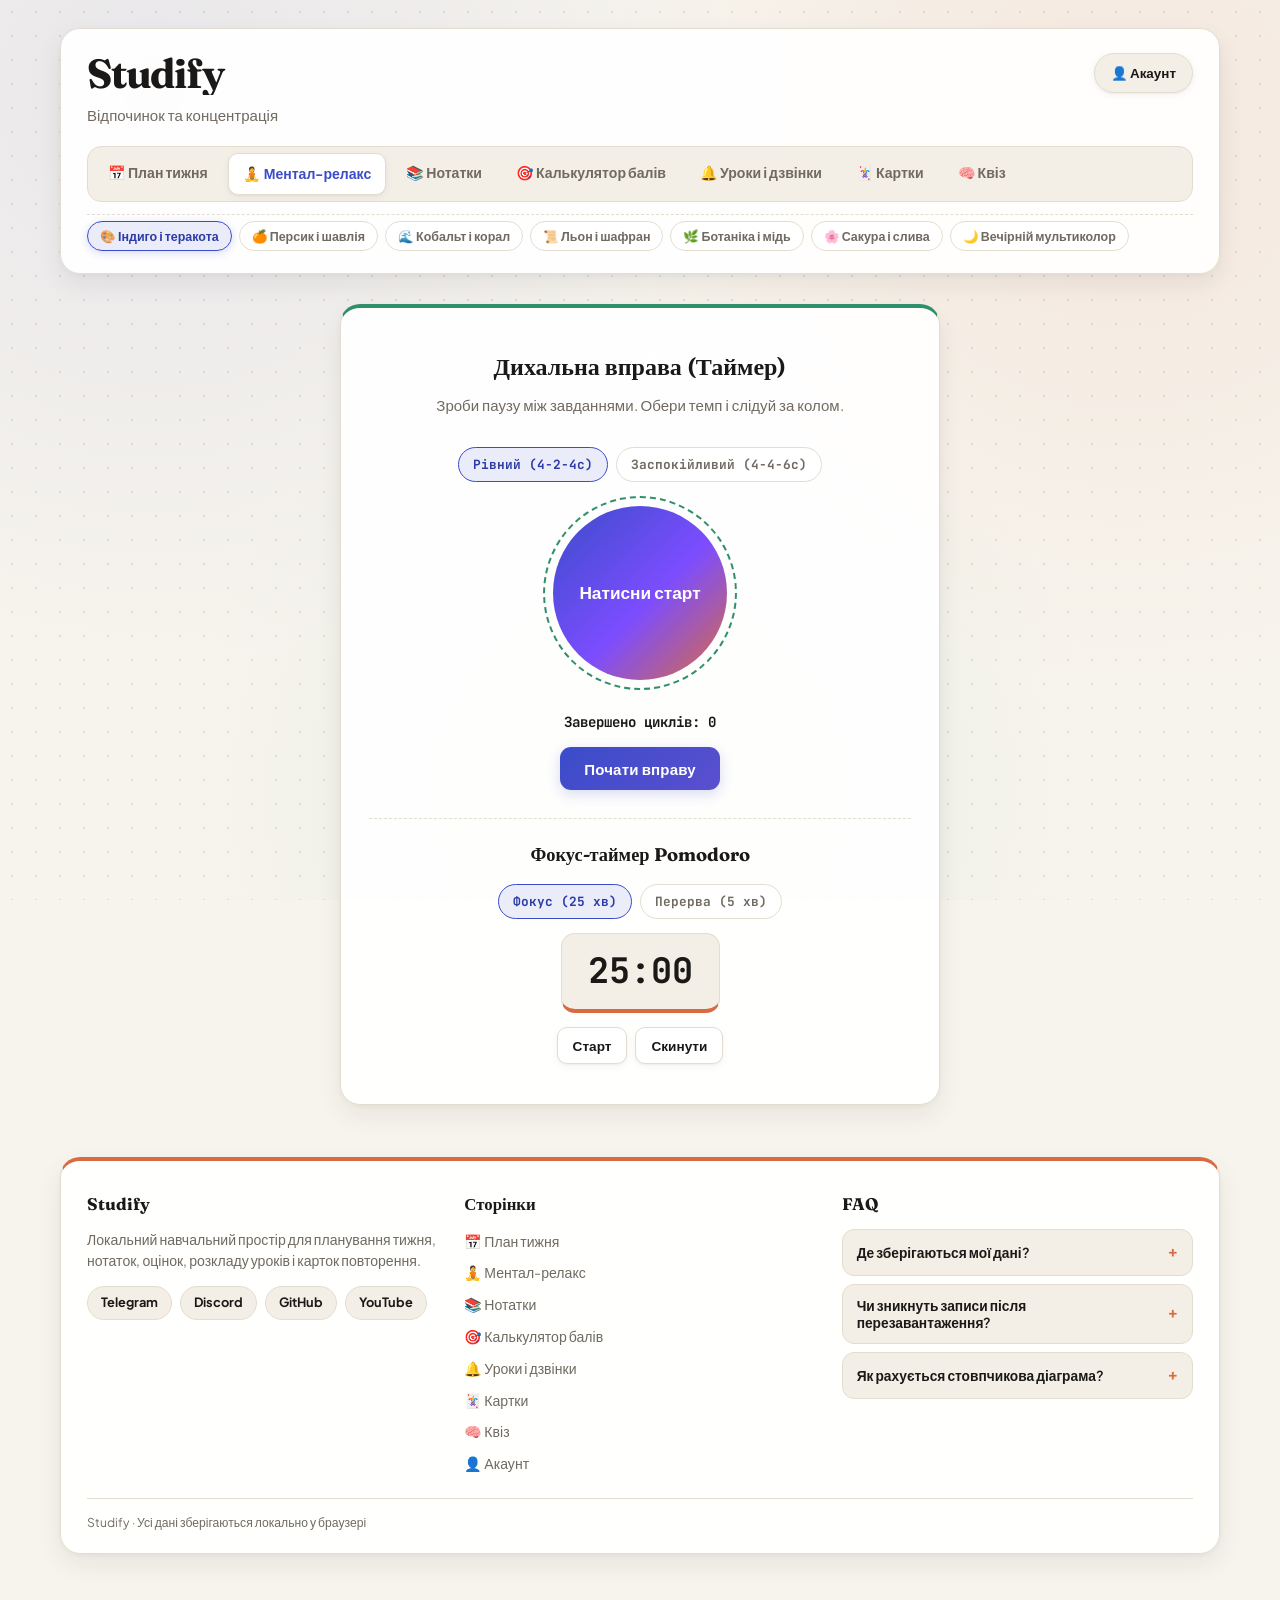
<file: relax.html>
<!DOCTYPE html>
<html lang="uk">
<head>
    <meta charset="UTF-8">
    <meta name="viewport" content="width=device-width, initial-scale=1.0">
    <title>Studify — Ментал-релакс</title>
    <link rel="stylesheet" href="css/style.css">
</head>
<body>
    <div class="container">
        <header>
            <div class="account-corner-wrap">
                <a href="account.html" class="account-corner-btn">👤 Акаунт</a>
            </div>

            <h1>Studify</h1>
            <p>Відпочинок та концентрація</p>

            <nav class="nav-menu">
                <a href="index.html" class="nav-btn">📅 План тижня</a>
                <a href="relax.html" class="nav-btn active">🧘 Ментал-релакс</a>
                <a href="notes.html" class="nav-btn">📚 Нотатки</a>
                <a href="calc.html" class="nav-btn">🎯 Калькулятор балів</a>
                <a href="schedule.html" class="nav-btn">🔔 Уроки і дзвінки</a>
                <a href="flashcards.html" class="nav-btn">🃏 Картки</a>
                <a href="quiz.html" class="nav-btn">🧠 Квіз</a>
            </nav>

            <div class="theme-switcher">
                <button type="button" class="theme-btn active" data-theme="purple">🎨 Індиго і теракота</button>
                <button type="button" class="theme-btn" data-theme="orange">🍊 Персик і шавлія</button>
                <button type="button" class="theme-btn" data-theme="blue">🌊 Кобальт і корал</button>
                <button type="button" class="theme-btn" data-theme="cream">📜 Льон і шафран</button>
                <button type="button" class="theme-btn" data-theme="emerald">🌿 Ботаніка і мідь</button>
                <button type="button" class="theme-btn" data-theme="rose">🌸 Сакура і слива</button>
                <button type="button" class="theme-btn" data-theme="cyan">🌙 Вечірній мультиколор</button>
            </div>
        </header>

        <section class="relax-card">
            <h2>Дихальна вправа (Таймер)</h2>
            <p>Зроби паузу між завданнями. Обери темп і слідуй за колом.</p>

            <div class="pace-switcher">
                <button type="button" class="pace-btn active" data-pace="4-2-4">Рівний (4-2-4с)</button>
                <button type="button" class="pace-btn" data-pace="4-4-6">Заспокійливий (4-4-6с)</button>
            </div>

            <div class="breathing-circle" id="breathingCircle">
                <span id="breathingText">Натисни старт</span>
            </div>

            <div class="cycles-counter" id="cyclesCounter">Завершено циклів: 0</div>

            <button id="startBreathBtn">Почати вправу</button>
        </section>

        <footer class="site-footer">
            <div class="footer-grid">
                <div class="footer-col">
                    <h3>Studify</h3>
                    <p>Локальний навчальний простір для планування тижня, нотаток, оцінок, розкладу уроків і карток повторення.</p>
                    <div class="social-links">
                        <a href="https://t.me" target="_blank" rel="noopener noreferrer" class="social-link">Telegram</a>
                        <a href="https://discord.com" target="_blank" rel="noopener noreferrer" class="social-link">Discord</a>
                        <a href="https://github.com" target="_blank" rel="noopener noreferrer" class="social-link">GitHub</a>
                        <a href="https://youtube.com" target="_blank" rel="noopener noreferrer" class="social-link">YouTube</a>
                    </div>
                </div>

                <div class="footer-col">
                    <h3>Сторінки</h3>
                    <ul class="footer-nav">
                        <li><a href="index.html">📅 План тижня</a></li>
                        <li><a href="relax.html">🧘 Ментал-релакс</a></li>
                        <li><a href="notes.html">📚 Нотатки</a></li>
                        <li><a href="calc.html">🎯 Калькулятор балів</a></li>
                        <li><a href="schedule.html">🔔 Уроки і дзвінки</a></li>
                        <li><a href="flashcards.html">🃏 Картки</a></li>
                        <li><a href="quiz.html">🧠 Квіз</a></li>
                        <li><a href="account.html">👤 Акаунт</a></li>
                    </ul>
                </div>

                <div class="footer-col">
                    <h3>FAQ</h3>
                    <div class="faq-list">
                        <div class="faq-item">
                            <button type="button" class="faq-question">
                                <span>Де зберігаються мої дані?</span>
                                <span class="faq-icon">+</span>
                            </button>
                            <div class="faq-answer">
                                <p>Усі завдання, нотатки, оцінки, уроки, картки, тести та обрана тема зберігаються локально у твоєму браузері через localStorage без реєстрації.</p>
                            </div>
                        </div>

                        <div class="faq-item">
                            <button type="button" class="faq-question">
                                <span>Чи зникнуть записи після перезавантаження?</span>
                                <span class="faq-icon">+</span>
                            </button>
                            <div class="faq-answer">
                                <p>Ні, після оновлення чи закриття вкладки дані залишаються. Вони можуть очиститися лише при ручному видаленні або очищенні даних браузера.</p>
                            </div>
                        </div>

                        <div class="faq-item">
                            <button type="button" class="faq-question">
                                <span>Як рахується стовпчикова діаграма?</span>
                                <span class="faq-icon">+</span>
                            </button>
                            <div class="faq-answer">
                                <p>Калькулятор групує оцінки за предметами за 12-бальною шкалою, рахує середній бал по кожному предмету та будує висоту стовпців.</p>
                            </div>
                        </div>
                    </div>
                </div>
            </div>

            <div class="footer-bottom">
                <span>Studify · Усі дані зберігаються локально у браузері</span>
            </div>
        </footer>
    </div>

    <script src="js/relax.js"></script>
    <script src="js/footer.js"></script>
    <script src="js/theme.js"></script>
</body>
</html>
</file>
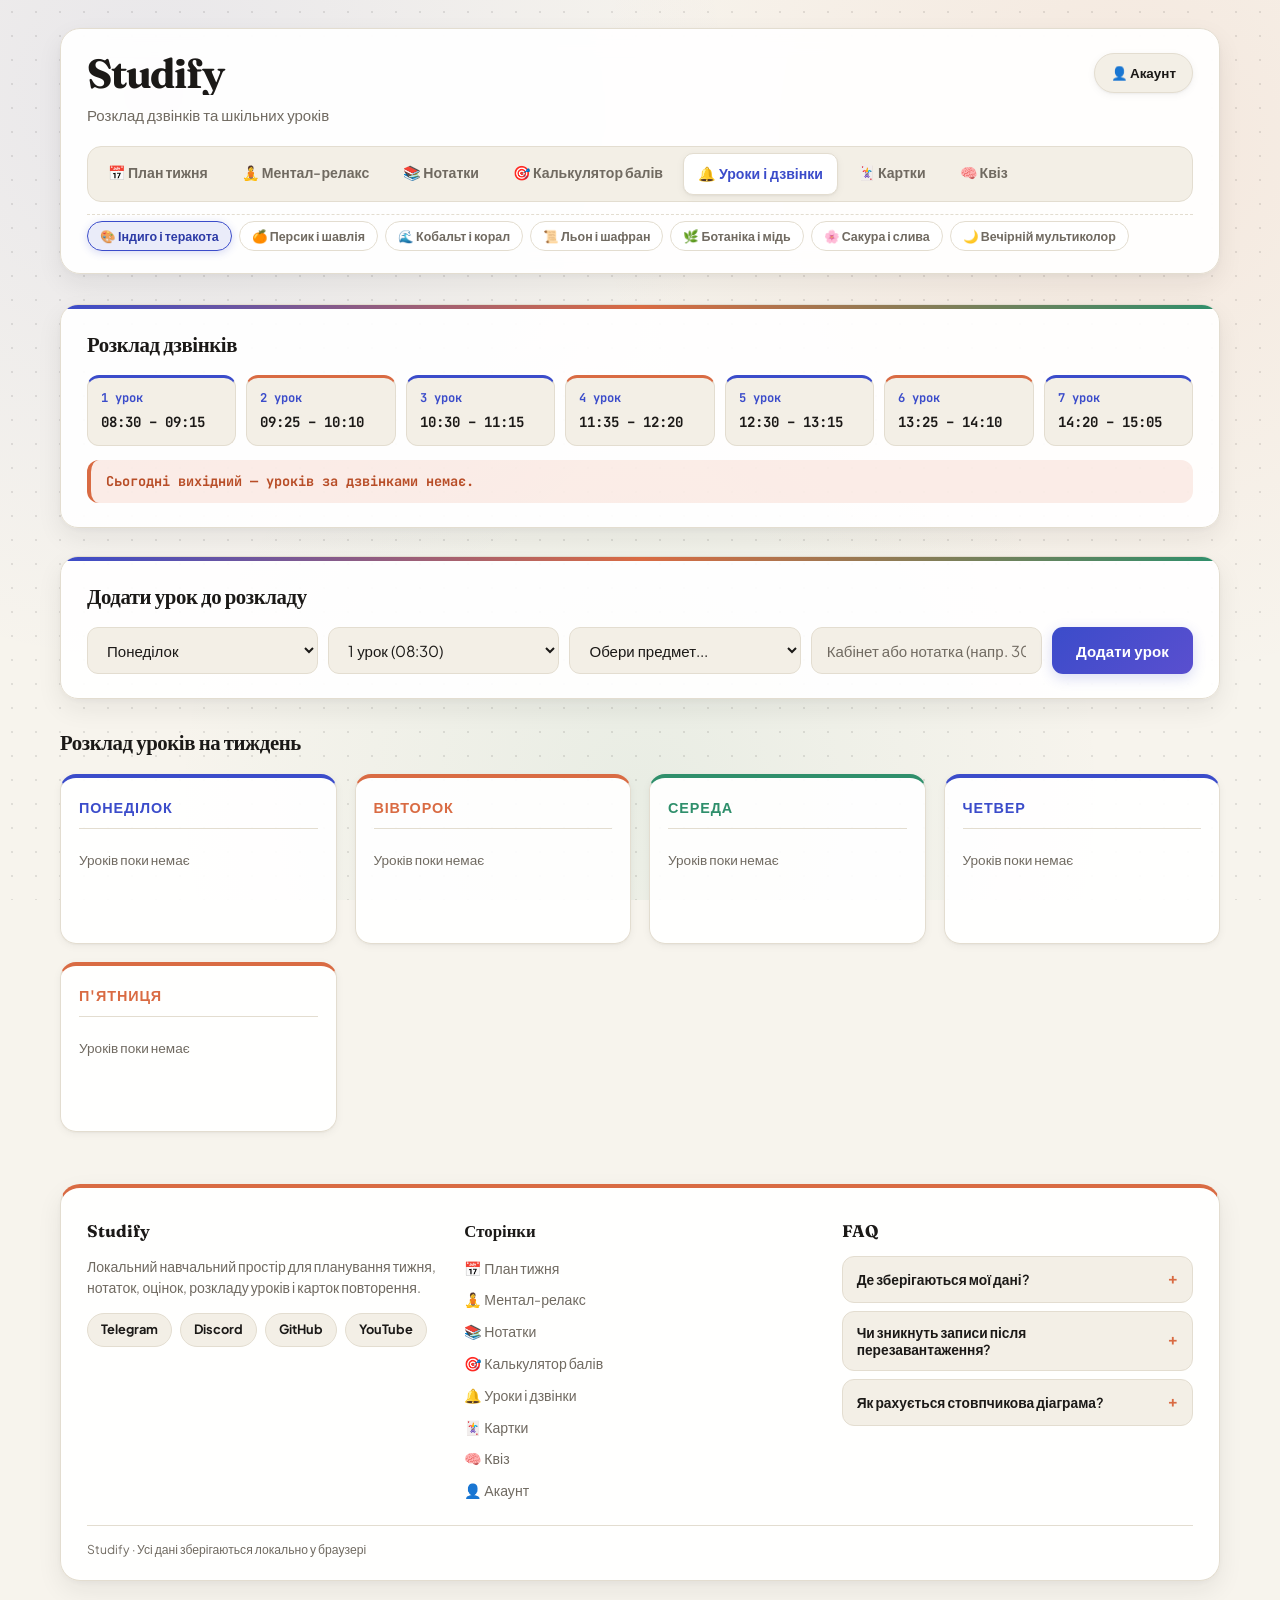
<file: schedule.html>
<!DOCTYPE html>
<html lang="uk">
<head>
    <meta charset="UTF-8">
    <meta name="viewport" content="width=device-width, initial-scale=1.0">
    <title>Studify — Уроки і дзвінки</title>
    <link rel="stylesheet" href="css/style.css">
</head>
<body>
    <div class="container">
        <header>
            <div class="account-corner-wrap">
                <a href="account.html" class="account-corner-btn">👤 Акаунт</a>
            </div>

            <h1>Studify</h1>
            <p>Розклад дзвінків та шкільних уроків</p>

            <nav class="nav-menu">
                <a href="index.html" class="nav-btn">📅 План тижня</a>
                <a href="relax.html" class="nav-btn">🧘 Ментал-релакс</a>
                <a href="notes.html" class="nav-btn">📚 Нотатки</a>
                <a href="calc.html" class="nav-btn">🎯 Калькулятор балів</a>
                <a href="schedule.html" class="nav-btn active">🔔 Уроки і дзвінки</a>
                <a href="flashcards.html" class="nav-btn">🃏 Картки</a>
                <a href="quiz.html" class="nav-btn">🧠 Квіз</a>
            </nav>

            <div class="theme-switcher">
                <button type="button" class="theme-btn active" data-theme="purple">🎨 Індиго і теракота</button>
                <button type="button" class="theme-btn" data-theme="orange">🍊 Персик і шавлія</button>
                <button type="button" class="theme-btn" data-theme="blue">🌊 Кобальт і корал</button>
                <button type="button" class="theme-btn" data-theme="cream">📜 Льон і шафран</button>
                <button type="button" class="theme-btn" data-theme="emerald">🌿 Ботаніка і мідь</button>
                <button type="button" class="theme-btn" data-theme="rose">🌸 Сакура і слива</button>
                <button type="button" class="theme-btn" data-theme="cyan">🌙 Вечірній мультиколор</button>
            </div>
        </header>

        <section class="task-form-section">
            <h2>Розклад дзвінків</h2>
            <div class="bells-grid">
                <div class="bell-badge"><strong>1 урок</strong><span>08:30 – 09:15</span></div>
                <div class="bell-badge"><strong>2 урок</strong><span>09:25 – 10:10</span></div>
                <div class="bell-badge"><strong>3 урок</strong><span>10:30 – 11:15</span></div>
                <div class="bell-badge"><strong>4 урок</strong><span>11:35 – 12:20</span></div>
                <div class="bell-badge"><strong>5 урок</strong><span>12:30 – 13:15</span></div>
                <div class="bell-badge"><strong>6 урок</strong><span>13:25 – 14:10</span></div>
                <div class="bell-badge"><strong>7 урок</strong><span>14:20 – 15:05</span></div>
            </div>
        </section>

        <section class="task-form-section">
            <h2>Додати урок до розкладу</h2>
            <form id="lessonForm">
                <select id="lessonDay" required>
                    <option value="Понеділок">Понеділок</option>
                    <option value="Вівторок">Вівторок</option>
                    <option value="Середа">Середа</option>
                    <option value="Четвер">Четвер</option>
                    <option value="П'ятниця">П'ятниця</option>
                </select>
                <select id="lessonNum" required>
                    <option value="1">1 урок (08:30)</option>
                    <option value="2">2 урок (09:25)</option>
                    <option value="3">3 урок (10:30)</option>
                    <option value="4">4 урок (11:35)</option>
                    <option value="5">5 урок (12:30)</option>
                    <option value="6">6 урок (13:25)</option>
                    <option value="7">7 урок (14:20)</option>
                </select>
                <select id="lessonSubject" required>
                    <option value="">Обери предмет...</option>
                    <option value="Українська мова">Українська мова</option>
                    <option value="Українська література">Українська література</option>
                    <option value="Зарубіжна література">Зарубіжна література</option>
                    <option value="Алгебра">Алгебра</option>
                    <option value="Геометрія">Геометрія</option>
                    <option value="Історія України">Історія України</option>
                    <option value="Всесвітня історія">Всесвітня історія</option>
                    <option value="Англійська мова">Англійська мова</option>
                    <option value="Німецька мова">Німецька мова</option>
                    <option value="Фізика">Фізика</option>
                    <option value="Хімія">Хімія</option>
                    <option value="Біологія">Біологія</option>
                    <option value="Географія">Географія</option>
                    <option value="Інформатика">Інформатика</option>
                    <option value="Фізкультура">Фізкультура</option>
                    <option value="Захист України">Захист України</option>
                </select>
                <input type="text" id="lessonRoom" placeholder="Кабінет або нотатка (напр. 305)">
                <button type="submit">Додати урок</button>
            </form>
        </section>

        <section class="board-section">
            <h2>Розклад уроків на тиждень</h2>
            <div class="board" id="lessonsBoard"></div>
        </section>

        <footer class="site-footer">
            <div class="footer-grid">
                <div class="footer-col">
                    <h3>Studify</h3>
                    <p>Локальний навчальний простір для планування тижня, нотаток, оцінок, розкладу уроків і карток повторення.</p>
                    <div class="social-links">
                        <a href="https://t.me" target="_blank" rel="noopener noreferrer" class="social-link">Telegram</a>
                        <a href="https://discord.com" target="_blank" rel="noopener noreferrer" class="social-link">Discord</a>
                        <a href="https://github.com" target="_blank" rel="noopener noreferrer" class="social-link">GitHub</a>
                        <a href="https://youtube.com" target="_blank" rel="noopener noreferrer" class="social-link">YouTube</a>
                    </div>
                </div>

                <div class="footer-col">
                    <h3>Сторінки</h3>
                    <ul class="footer-nav">
                        <li><a href="index.html">📅 План тижня</a></li>
                        <li><a href="relax.html">🧘 Ментал-релакс</a></li>
                        <li><a href="notes.html">📚 Нотатки</a></li>
                        <li><a href="calc.html">🎯 Калькулятор балів</a></li>
                        <li><a href="schedule.html">🔔 Уроки і дзвінки</a></li>
                        <li><a href="flashcards.html">🃏 Картки</a></li>
                        <li><a href="quiz.html">🧠 Квіз</a></li>
                        <li><a href="account.html">👤 Акаунт</a></li>
                    </ul>
                </div>

                <div class="footer-col">
                    <h3>FAQ</h3>
                    <div class="faq-list">
                        <div class="faq-item">
                            <button type="button" class="faq-question">
                                <span>Де зберігаються мої дані?</span>
                                <span class="faq-icon">+</span>
                            </button>
                            <div class="faq-answer">
                                <p>Усі завдання, нотатки, оцінки, уроки, картки, тести та обрана тема зберігаються локально у твоєму браузері через localStorage без реєстрації.</p>
                            </div>
                        </div>

                        <div class="faq-item">
                            <button type="button" class="faq-question">
                                <span>Чи зникнуть записи після перезавантаження?</span>
                                <span class="faq-icon">+</span>
                            </button>
                            <div class="faq-answer">
                                <p>Ні, після оновлення чи закриття вкладки дані залишаються. Вони можуть очиститися лише при ручному видаленні або очищенні даних браузера.</p>
                            </div>
                        </div>

                        <div class="faq-item">
                            <button type="button" class="faq-question">
                                <span>Як рахується стовпчикова діаграма?</span>
                                <span class="faq-icon">+</span>
                            </button>
                            <div class="faq-answer">
                                <p>Калькулятор групує оцінки за предметами за 12-бальною шкалою, рахує середній бал по кожному предмету та будує висоту стовпців.</p>
                            </div>
                        </div>
                    </div>
                </div>
            </div>

            <div class="footer-bottom">
                <span>Studify · Усі дані зберігаються локально у браузері</span>
            </div>
        </footer>
    </div>

    <script src="js/schedule.js"></script>
    <script src="js/footer.js"></script>
    <script src="js/theme.js"></script>
</body>
</html>
</file>
<file: css/style.css>
@import url('https://fonts.googleapis.com/css2?family=Fraunces:opsz,wght@9..144,600;9..144,700&family=JetBrains+Mono:wght@500;700&family=Plus+Jakarta+Sans:wght@400;500;600;700;800&display=swap');

/* =========================================================
   STUDIFY — EDITORIAL BENTO STUDIO DESIGN SYSTEM
   Multi-tonal palettes, warm paper textures & soft elevation
   ========================================================= */

:root,
body[data-theme="purple"] {
    /* Default: Індиго і теракота (Light Editorial Studio) */
    --bg-base: #f7f4ed;
    --bg-wash-1: rgba(59, 76, 202, 0.08);
    --bg-wash-2: rgba(217, 107, 67, 0.09);
    --bg-wash-3: rgba(47, 143, 107, 0.07);
    --dot-color: rgba(45, 42, 38, 0.11);

    --surface: rgba(255, 255, 255, 0.92);
    --surface-solid: #ffffff;
    --surface-inner: #f3efe6;
    --surface-hover: #ebe5d8;

    --border: #e3ddd0;
    --border-hover: #3b4cca;

    --text: #35322e;
    --text-strong: #1b1917;
    --muted: #706a61;

    --accent: #3b4cca;
    --accent-hover: #2d3ba6;
    --accent-soft: #5b6be0;
    --accent-2: #d96b43;
    --accent-3: #2f8f6b;

    --badge-bg: rgba(59, 76, 202, 0.1);
    --badge-text: #2d3ba6;
    --badge-2-bg: rgba(217, 107, 67, 0.12);
    --badge-2-text: #b84d27;

    --btn-grad: linear-gradient(135deg, #3b4cca, #5a4fcf);
    --hero-grad: linear-gradient(135deg, #3b4cca 0%, #7c4dff 55%, #d96b43 100%);
    --title-grad: linear-gradient(120deg, #1b1917 15%, #3b4cca 58%, #d96b43 100%);

    --glow: rgba(59, 76, 202, 0.2);
    --shadow-sm: 0 2px 8px rgba(27, 25, 23, 0.05), 0 1px 2px rgba(27, 25, 23, 0.04);
    --shadow-md: 0 10px 26px rgba(27, 25, 23, 0.07), 0 2px 6px rgba(27, 25, 23, 0.04);
    --shadow-hover: 0 14px 32px rgba(59, 76, 202, 0.13), 0 4px 10px rgba(27, 25, 23, 0.05);

    --btn-text: #ffffff;
    --inhale-grad: linear-gradient(135deg, #3b4cca, #2f8f6b);
    --inhale-glow: rgba(47, 143, 107, 0.3);

    --done-bg: rgba(47, 143, 107, 0.1);
    --done-border: #2f8f6b;
    --done-text: #1f6b4f;
    --important-bg: rgba(217, 107, 67, 0.08);
    --important-border: #d96b43;
}

body[data-theme="orange"] {
    /* Персик і шавлія */
    --bg-base: #fbf6f0;
    --bg-wash-1: rgba(217, 99, 52, 0.09);
    --bg-wash-2: rgba(61, 139, 110, 0.08);
    --bg-wash-3: rgba(223, 154, 43, 0.08);
    --dot-color: rgba(60, 42, 30, 0.1);

    --surface: rgba(255, 253, 250, 0.94);
    --surface-solid: #fffdfa;
    --surface-inner: #f5ece2;
    --surface-hover: #ede0d2;

    --border: #e8d9c8;
    --border-hover: #d96334;

    --text: #3e3128;
    --text-strong: #231a14;
    --muted: #7c685a;

    --accent: #d96334;
    --accent-hover: #b84d23;
    --accent-soft: #e67e51;
    --accent-2: #3d8b6e;
    --accent-3: #df9a2b;

    --badge-bg: rgba(217, 99, 52, 0.12);
    --badge-text: #a6431c;
    --badge-2-bg: rgba(61, 139, 110, 0.12);
    --badge-2-text: #27664f;

    --btn-grad: linear-gradient(135deg, #d96334, #df832b);
    --hero-grad: linear-gradient(135deg, #d96334 0%, #df9a2b 55%, #3d8b6e 100%);
    --title-grad: linear-gradient(120deg, #231a14 15%, #d96334 60%, #3d8b6e 100%);

    --glow: rgba(217, 99, 52, 0.22);
    --shadow-sm: 0 2px 8px rgba(35, 26, 20, 0.05), 0 1px 2px rgba(35, 26, 20, 0.04);
    --shadow-md: 0 10px 26px rgba(35, 26, 20, 0.07), 0 2px 6px rgba(35, 26, 20, 0.04);
    --shadow-hover: 0 14px 32px rgba(217, 99, 52, 0.14), 0 4px 10px rgba(35, 26, 20, 0.05);

    --btn-text: #ffffff;
    --inhale-grad: linear-gradient(135deg, #df9a2b, #3d8b6e);
    --inhale-glow: rgba(61, 139, 110, 0.3);

    --done-bg: rgba(61, 139, 110, 0.11);
    --done-border: #3d8b6e;
    --done-text: #235c47;
    --important-bg: rgba(223, 154, 43, 0.1);
    --important-border: #df9a2b;
}

body[data-theme="blue"] {
    /* Кобальт і корал */
    --bg-base: #f2f6fa;
    --bg-wash-1: rgba(37, 99, 235, 0.08);
    --bg-wash-2: rgba(232, 106, 88, 0.08);
    --bg-wash-3: rgba(13, 148, 136, 0.07);
    --dot-color: rgba(30, 41, 59, 0.1);

    --surface: rgba(255, 255, 255, 0.94);
    --surface-solid: #ffffff;
    --surface-inner: #eaf0f6;
    --surface-hover: #dfe8f2;

    --border: #d6e0ec;
    --border-hover: #2563eb;

    --text: #2a3647;
    --text-strong: #0f172a;
    --muted: #617187;

    --accent: #2563eb;
    --accent-hover: #1d4ed8;
    --accent-soft: #3b82f6;
    --accent-2: #e86a58;
    --accent-3: #0d9488;

    --badge-bg: rgba(37, 99, 235, 0.1);
    --badge-text: #1d4ed8;
    --badge-2-bg: rgba(232, 106, 88, 0.12);
    --badge-2-text: #c2412d;

    --btn-grad: linear-gradient(135deg, #2563eb, #0284c7);
    --hero-grad: linear-gradient(135deg, #2563eb 0%, #0d9488 55%, #e86a58 100%);
    --title-grad: linear-gradient(120deg, #0f172a 15%, #2563eb 58%, #e86a58 100%);

    --glow: rgba(37, 99, 235, 0.22);
    --shadow-sm: 0 2px 8px rgba(15, 23, 42, 0.05), 0 1px 2px rgba(15, 23, 42, 0.04);
    --shadow-md: 0 10px 26px rgba(15, 23, 42, 0.07), 0 2px 6px rgba(15, 23, 42, 0.04);
    --shadow-hover: 0 14px 32px rgba(37, 99, 235, 0.14), 0 4px 10px rgba(15, 23, 42, 0.05);

    --btn-text: #ffffff;
    --inhale-grad: linear-gradient(135deg, #0ea5e9, #0d9488);
    --inhale-glow: rgba(13, 148, 136, 0.32);

    --done-bg: rgba(13, 148, 136, 0.11);
    --done-border: #0d9488;
    --done-text: #0f766e;
    --important-bg: rgba(232, 106, 88, 0.09);
    --important-border: #e86a58;
}

body[data-theme="cream"] {
    /* Льон і шафран */
    --bg-base: #f5f0e4;
    --bg-wash-1: rgba(198, 139, 25, 0.09);
    --bg-wash-2: rgba(139, 76, 112, 0.08);
    --bg-wash-3: rgba(77, 124, 77, 0.08);
    --dot-color: rgba(54, 46, 34, 0.11);

    --surface: rgba(254, 252, 246, 0.94);
    --surface-solid: #fefcf6;
    --surface-inner: #ede6d6;
    --surface-hover: #e4dbc7;

    --border: #dcd2bc;
    --border-hover: #c68b19;

    --text: #3b352c;
    --text-strong: #221e17;
    --muted: #736a5b;

    --accent: #b87d14;
    --accent-hover: #96640d;
    --accent-soft: #d49a2a;
    --accent-2: #8b4c70;
    --accent-3: #4d7c4d;

    --badge-bg: rgba(184, 125, 20, 0.13);
    --badge-text: #855708;
    --badge-2-bg: rgba(139, 76, 112, 0.12);
    --badge-2-text: #6e3756;

    --btn-grad: linear-gradient(135deg, #c68b19, #a66a14);
    --hero-grad: linear-gradient(135deg, #c68b19 0%, #8b4c70 55%, #4d7c4d 100%);
    --title-grad: linear-gradient(120deg, #221e17 15%, #b87d14 58%, #8b4c70 100%);

    --glow: rgba(184, 125, 20, 0.22);
    --shadow-sm: 0 2px 8px rgba(34, 30, 23, 0.05), 0 1px 2px rgba(34, 30, 23, 0.04);
    --shadow-md: 0 10px 26px rgba(34, 30, 23, 0.07), 0 2px 6px rgba(34, 30, 23, 0.04);
    --shadow-hover: 0 14px 32px rgba(184, 125, 20, 0.15), 0 4px 10px rgba(34, 30, 23, 0.05);

    --btn-text: #ffffff;
    --inhale-grad: linear-gradient(135deg, #d49a2a, #4d7c4d);
    --inhale-glow: rgba(77, 124, 77, 0.3);

    --done-bg: rgba(77, 124, 77, 0.12);
    --done-border: #4d7c4d;
    --done-text: #345c34;
    --important-bg: rgba(139, 76, 112, 0.09);
    --important-border: #8b4c70;
}

body[data-theme="emerald"] {
    /* Ботаніка і мідь */
    --bg-base: #f2f7f4;
    --bg-wash-1: rgba(30, 126, 92, 0.08);
    --bg-wash-2: rgba(201, 109, 75, 0.08);
    --bg-wash-3: rgba(59, 130, 166, 0.08);
    --dot-color: rgba(24, 52, 42, 0.1);

    --surface: rgba(255, 255, 255, 0.94);
    --surface-solid: #ffffff;
    --surface-inner: #e9f1ec;
    --surface-hover: #dce8e1;

    --border: #d0e0d7;
    --border-hover: #1e7e5c;

    --text: #263d34;
    --text-strong: #12241d;
    --muted: #5b756b;

    --accent: #1e7e5c;
    --accent-hover: #166247;
    --accent-soft: #2ea077;
    --accent-2: #c96d4b;
    --accent-3: #3b82a6;

    --badge-bg: rgba(30, 126, 92, 0.11);
    --badge-text: #166247;
    --badge-2-bg: rgba(201, 109, 75, 0.12);
    --badge-2-text: #a34d2e;

    --btn-grad: linear-gradient(135deg, #1e7e5c, #2b9384);
    --hero-grad: linear-gradient(135deg, #1e7e5c 0%, #3b82a6 55%, #c96d4b 100%);
    --title-grad: linear-gradient(120deg, #12241d 15%, #1e7e5c 58%, #c96d4b 100%);

    --glow: rgba(30, 126, 92, 0.22);
    --shadow-sm: 0 2px 8px rgba(18, 36, 29, 0.05), 0 1px 2px rgba(18, 36, 29, 0.04);
    --shadow-md: 0 10px 26px rgba(18, 36, 29, 0.07), 0 2px 6px rgba(18, 36, 29, 0.04);
    --shadow-hover: 0 14px 32px rgba(30, 126, 92, 0.14), 0 4px 10px rgba(18, 36, 29, 0.05);

    --btn-text: #ffffff;
    --inhale-grad: linear-gradient(135deg, #2ea077, #3b82a6);
    --inhale-glow: rgba(59, 130, 166, 0.3);

    --done-bg: rgba(30, 126, 92, 0.12);
    --done-border: #1e7e5c;
    --done-text: #145a41;
    --important-bg: rgba(201, 109, 75, 0.09);
    --important-border: #c96d4b;
}

body[data-theme="rose"] {
    /* Сакура і слива */
    --bg-base: #faf3f6;
    --bg-wash-1: rgba(200, 75, 122, 0.08);
    --bg-wash-2: rgba(224, 132, 80, 0.08);
    --bg-wash-3: rgba(107, 92, 165, 0.08);
    --dot-color: rgba(66, 33, 52, 0.1);

    --surface: rgba(255, 253, 254, 0.94);
    --surface-solid: #fffdfe;
    --surface-inner: #f4e8ee;
    --surface-hover: #ebd9e2;

    --border: #e6d1dc;
    --border-hover: #c84b7a;

    --text: #3f2a35;
    --text-strong: #24151d;
    --muted: #7c606f;

    --accent: #c84b7a;
    --accent-hover: #a63862;
    --accent-soft: #de6b96;
    --accent-2: #e08450;
    --accent-3: #6b5ca5;

    --badge-bg: rgba(200, 75, 122, 0.11);
    --badge-text: #9c315a;
    --badge-2-bg: rgba(224, 132, 80, 0.13);
    --badge-2-text: #b55a27;

    --btn-grad: linear-gradient(135deg, #c84b7a, #8f56a8);
    --hero-grad: linear-gradient(135deg, #c84b7a 0%, #6b5ca5 55%, #e08450 100%);
    --title-grad: linear-gradient(120deg, #24151d 15%, #c84b7a 58%, #e08450 100%);

    --glow: rgba(200, 75, 122, 0.22);
    --shadow-sm: 0 2px 8px rgba(36, 21, 29, 0.05), 0 1px 2px rgba(36, 21, 29, 0.04);
    --shadow-md: 0 10px 26px rgba(36, 21, 29, 0.07), 0 2px 6px rgba(36, 21, 29, 0.04);
    --shadow-hover: 0 14px 32px rgba(200, 75, 122, 0.14), 0 4px 10px rgba(36, 21, 29, 0.05);

    --btn-text: #ffffff;
    --inhale-grad: linear-gradient(135deg, #de6b96, #6b5ca5);
    --inhale-glow: rgba(107, 92, 165, 0.3);

    --done-bg: rgba(47, 143, 107, 0.11);
    --done-border: #2f8f6b;
    --done-text: #1f6b4f;
    --important-bg: rgba(224, 132, 80, 0.1);
    --important-border: #e08450;
}

body[data-theme="cyan"] {
    /* Вечірній мультиколор (Refined multi-tone twilight) */
    --bg-base: #131926;
    --bg-wash-1: rgba(56, 189, 248, 0.11);
    --bg-wash-2: rgba(245, 158, 11, 0.09);
    --bg-wash-3: rgba(52, 211, 153, 0.09);
    --dot-color: rgba(148, 163, 184, 0.14);

    --surface: rgba(26, 34, 52, 0.92);
    --surface-solid: #1a2234;
    --surface-inner: #121826;
    --surface-hover: #232d45;

    --border: #2b3752;
    --border-hover: #38bdf8;

    --text: #dce4f2;
    --text-strong: #f8fafc;
    --muted: #94a3b8;

    --accent: #38bdf8;
    --accent-hover: #0ea5e9;
    --accent-soft: #7dd3fc;
    --accent-2: #f59e0b;
    --accent-3: #34d399;

    --badge-bg: rgba(56, 189, 248, 0.15);
    --badge-text: #bae6fd;
    --badge-2-bg: rgba(245, 158, 11, 0.16);
    --badge-2-text: #fde68a;

    --btn-grad: linear-gradient(135deg, #38bdf8, #3b82f6);
    --hero-grad: linear-gradient(135deg, #0ea5e9 0%, #34d399 55%, #f59e0b 100%);
    --title-grad: linear-gradient(120deg, #f8fafc 15%, #7dd3fc 58%, #fbbf24 100%);

    --glow: rgba(56, 189, 248, 0.28);
    --shadow-sm: 0 2px 10px rgba(0, 0, 0, 0.25);
    --shadow-md: 0 12px 28px rgba(0, 0, 0, 0.32);
    --shadow-hover: 0 16px 36px rgba(56, 189, 248, 0.18);

    --btn-text: #0b1220;
    --inhale-grad: linear-gradient(135deg, #38bdf8, #34d399);
    --inhale-glow: rgba(52, 211, 153, 0.38);

    --done-bg: rgba(52, 211, 153, 0.14);
    --done-border: #34d399;
    --done-text: #6ee7b7;
    --important-bg: rgba(245, 158, 11, 0.14);
    --important-border: #f59e0b;
}

@keyframes fadeInPage {
    from {
        opacity: 0;
        transform: translateY(8px);
    }
    to {
        opacity: 1;
        transform: translateY(0);
    }
}

@keyframes popInCard {
    0% {
        opacity: 0;
        transform: translateY(8px) scale(0.99);
    }
    100% {
        opacity: 1;
        transform: translateY(0) scale(1);
    }
}

@keyframes fadeOutCard {
    0% {
        opacity: 1;
        transform: translateX(0);
    }
    100% {
        opacity: 0;
        transform: translateX(14px);
    }
}

@keyframes pulseAura {
    0% {
        box-shadow: 0 0 0 0 var(--glow);
    }
    70% {
        box-shadow: 0 0 0 22px rgba(0, 0, 0, 0);
    }
    100% {
        box-shadow: 0 0 0 0 rgba(0, 0, 0, 0);
    }
}

* {
    box-sizing: border-box;
    margin: 0;
    padding: 0;
    font-family: 'Plus Jakarta Sans', -apple-system, BlinkMacSystemFont, 'Segoe UI', sans-serif;
}

body {
    position: relative;
    background-color: var(--bg-base);
    background-image:
        radial-gradient(circle at 12% 10%, var(--bg-wash-1) 0%, transparent 42%),
        radial-gradient(circle at 88% 16%, var(--bg-wash-2) 0%, transparent 40%),
        radial-gradient(circle at 50% 88%, var(--bg-wash-3) 0%, transparent 46%);
    background-attachment: fixed;
    color: var(--text);
    padding: 28px 20px 48px;
    line-height: 1.55;
    min-height: 100vh;
    transition: background-color 0.28s ease, color 0.25s ease;
}

/* Tactile dot-grid notebook paper overlay */
body::before {
    content: "";
    position: fixed;
    inset: 0;
    background-image: radial-gradient(var(--dot-color) 1.15px, transparent 1.15px);
    background-size: 24px 24px;
    pointer-events: none;
    z-index: 0;
}

.container {
    position: relative;
    z-index: 1;
    max-width: 1160px;
    margin: 0 auto;
    animation: fadeInPage 0.4s ease-out;
}

/* =========================================================
   EDITORIAL STUDIO MASTHEAD & PILL NAVIGATION
   ========================================================= */
header {
    display: grid;
    grid-template-columns: 1fr auto;
    align-items: center;
    gap: 12px 20px;
    text-align: left;
    margin-bottom: 30px;
    padding: 22px 26px;
    background: var(--surface);
    border: 1px solid var(--border);
    border-radius: 20px;
    box-shadow: var(--shadow-md);
    backdrop-filter: blur(12px);
}

.account-corner-wrap {
    grid-column: 2;
    grid-row: 1;
    display: flex;
    justify-content: flex-end;
    align-self: center;
}

.account-corner-btn {
    display: inline-flex;
    align-items: center;
    gap: 8px;
    padding: 9px 16px;
    border-radius: 999px;
    text-decoration: none;
    font-size: 0.84rem;
    font-weight: 700;
    color: var(--text-strong);
    background: var(--surface-inner);
    border: 1px solid var(--border);
    box-shadow: var(--shadow-sm);
    transition: transform 0.18s ease, box-shadow 0.18s ease, border-color 0.18s ease, background 0.18s ease, color 0.18s ease;
}

.account-corner-btn:hover {
    border-color: var(--accent-2);
    background: var(--badge-2-bg);
    color: var(--badge-2-text);
    transform: translateY(-1px);
    box-shadow: var(--shadow-md);
}

.account-corner-btn.active-corner {
    background: var(--btn-grad);
    color: var(--btn-text);
    border-color: transparent;
    box-shadow: 0 4px 14px var(--glow);
}

header h1 {
    grid-column: 1;
    grid-row: 1;
    font-family: 'Fraunces', Georgia, serif;
    font-size: 2.55rem;
    font-weight: 700;
    letter-spacing: -0.03em;
    line-height: 1.08;
    background: var(--title-grad);
    background-clip: text;
    -webkit-background-clip: text;
    -webkit-text-fill-color: transparent;
}

header p {
    grid-column: 1 / -1;
    grid-row: 2;
    color: var(--muted);
    font-size: 0.94rem;
    font-weight: 500;
    margin-top: -4px;
    margin-bottom: 4px;
}

.nav-menu {
    grid-column: 1 / -1;
    grid-row: 3;
    display: flex;
    flex-wrap: wrap;
    justify-content: flex-start;
    gap: 6px;
    background-color: var(--surface-inner);
    padding: 6px;
    border-radius: 14px;
    border: 1px solid var(--border);
    margin-top: 4px;
}

.nav-btn {
    padding: 9px 14px;
    color: var(--muted);
    text-decoration: none;
    border-radius: 10px;
    font-weight: 600;
    font-size: 0.88rem;
    transition: background-color 0.18s ease, color 0.18s ease, box-shadow 0.18s ease, transform 0.18s ease;
}

.nav-btn:hover {
    color: var(--text-strong);
    background-color: var(--surface-solid);
    box-shadow: var(--shadow-sm);
}

.nav-btn.active {
    background: var(--surface-solid);
    color: var(--accent);
    font-weight: 700;
    box-shadow: var(--shadow-sm);
    border: 1px solid var(--border);
}

.theme-switcher {
    grid-column: 1 / -1;
    grid-row: 4;
    display: flex;
    flex-wrap: wrap;
    justify-content: flex-start;
    gap: 7px;
    padding-top: 6px;
    border-top: 1px dashed var(--border);
}

.theme-btn {
    padding: 6px 12px;
    border-radius: 999px;
    border: 1px solid var(--border);
    background: var(--surface-solid);
    color: var(--muted);
    font-size: 0.78rem;
    font-weight: 600;
    cursor: pointer;
    transition: all 0.18s ease;
}

.theme-btn:hover {
    color: var(--text-strong);
    border-color: var(--accent);
    transform: translateY(-1px);
    box-shadow: var(--shadow-sm);
}

.theme-btn.active {
    background: var(--badge-bg);
    color: var(--badge-text);
    border-color: var(--accent);
    font-weight: 700;
    box-shadow: 0 2px 8px var(--glow);
}

/* =========================================================
   PANELS, FORMS, INPUTS & BUTTONS
   ========================================================= */
.task-form-section {
    background: var(--surface);
    padding: 24px 26px;
    border-radius: 18px;
    border: 1px solid var(--border);
    box-shadow: var(--shadow-md);
    margin-bottom: 28px;
    position: relative;
    overflow: hidden;
    transition: border-color 0.2s ease, box-shadow 0.2s ease;
}

.task-form-section::before {
    content: "";
    position: absolute;
    top: 0;
    left: 0;
    right: 0;
    height: 4px;
    background: linear-gradient(90deg, var(--accent), var(--accent-2), var(--accent-3));
}

.task-form-section:hover {
    border-color: var(--border-hover);
    box-shadow: var(--shadow-hover);
}

.task-form-section h2,
.board-section h2 {
    font-family: 'Fraunces', Georgia, serif;
    font-size: 1.3rem;
    font-weight: 700;
    letter-spacing: -0.02em;
    color: var(--text-strong);
    margin-bottom: 14px;
}

.section-hint {
    font-size: 0.86rem;
    color: var(--muted);
    margin-top: -6px;
    margin-bottom: 18px;
}

#taskForm,
#noteForm,
#calcForm,
#lessonForm,
#flashcardForm {
    display: flex;
    gap: 10px;
    flex-wrap: wrap;
}

input[type="text"],
input[type="number"],
select {
    padding: 12px 15px;
    font-size: 0.94rem;
    color: var(--text-strong);
    background-color: var(--surface-inner);
    border: 1px solid var(--border);
    border-radius: 11px;
    flex: 1;
    min-width: 180px;
    transition: border-color 0.2s ease, box-shadow 0.2s ease, background-color 0.2s ease;
    outline: none;
    cursor: pointer;
}

input[type="text"],
input[type="number"] {
    cursor: text;
}

input[type="text"]::placeholder,
input[type="number"]::placeholder {
    color: var(--muted);
}

input[type="text"]:focus,
input[type="number"]:focus,
select:focus {
    background-color: var(--surface-solid);
    border-color: var(--accent);
    box-shadow: 0 0 0 3px var(--glow);
}

button[type="submit"],
#startBreathBtn {
    position: relative;
    overflow: hidden;
    padding: 12px 24px;
    background: var(--btn-grad);
    color: var(--btn-text);
    border: none;
    border-radius: 11px;
    cursor: pointer;
    font-size: 0.94rem;
    font-weight: 700;
    letter-spacing: 0.01em;
    transition: transform 0.18s ease, box-shadow 0.18s ease, filter 0.18s ease;
    box-shadow: 0 4px 14px var(--glow);
}

button[type="submit"]::after,
#startBreathBtn::after {
    content: '';
    position: absolute;
    top: 0;
    left: -100%;
    width: 100%;
    height: 100%;
    background: linear-gradient(90deg, transparent, rgba(255, 255, 255, 0.24), transparent);
    transition: left 0.45s ease;
}

button[type="submit"]:hover::after,
#startBreathBtn:hover::after {
    left: 100%;
}

button[type="submit"]:hover,
#startBreathBtn:hover {
    transform: translateY(-2px);
    box-shadow: 0 8px 20px var(--glow);
    filter: brightness(1.04);
}

button[type="submit"]:active,
#startBreathBtn:active {
    transform: translateY(0);
}

/* =========================================================
   WEEKLY PLANNER BOARD (MULTI-TONAL STUDIO CARDS)
   ========================================================= */
.board {
    display: grid;
    grid-template-columns: repeat(auto-fit, minmax(265px, 1fr));
    gap: 18px;
}

.day-column {
    background: var(--surface);
    padding: 18px;
    border-radius: 16px;
    border: 1px solid var(--border);
    border-top: 4px solid var(--accent);
    box-shadow: var(--shadow-sm);
    min-height: 170px;
    transition: transform 0.2s ease, border-color 0.2s ease, box-shadow 0.2s ease;
}

.day-column:nth-child(3n + 2) {
    border-top-color: var(--accent-2);
}

.day-column:nth-child(3n + 3) {
    border-top-color: var(--accent-3);
}

.day-column:hover {
    transform: translateY(-3px);
    border-color: var(--border-hover);
    box-shadow: var(--shadow-md);
}

.day-column h3 {
    font-size: 0.9rem;
    font-weight: 800;
    text-transform: uppercase;
    letter-spacing: 0.06em;
    color: var(--accent);
    padding-bottom: 10px;
    margin-bottom: 12px;
    border-bottom: 1px solid var(--border);
}

.day-column:nth-child(3n + 2) h3 {
    color: var(--accent-2);
}

.day-column:nth-child(3n + 3) h3 {
    color: var(--accent-3);
}

.task-list {
    list-style: none;
    display: flex;
    flex-direction: column;
    gap: 8px;
}

.task-item {
    display: flex;
    justify-content: space-between;
    align-items: center;
    gap: 8px;
    background: var(--surface-inner);
    padding: 10px 12px;
    border-radius: 10px;
    border: 1px solid var(--border);
    font-size: 0.92rem;
    color: var(--text);
    cursor: pointer;
    animation: popInCard 0.25s ease-out;
    transition: all 0.16s ease;
}

.task-item:hover {
    border-color: var(--accent);
    background: var(--surface-solid);
    box-shadow: var(--shadow-sm);
    transform: translateX(2px);
}

.removing {
    animation: fadeOutCard 0.22s ease forwards !important;
}

.btn-delete {
    background: transparent;
    border: 1px solid transparent;
    color: var(--muted);
    cursor: pointer;
    font-size: 0.85rem;
    width: 28px;
    height: 28px;
    border-radius: 8px;
    display: flex;
    align-items: center;
    justify-content: center;
    transition: all 0.18s ease;
}

.btn-delete:hover {
    background-color: rgba(220, 38, 38, 0.12);
    border-color: rgba(220, 38, 38, 0.35);
    color: #dc2626;
}

/* =========================================================
   RELAX & POMODORO
   ========================================================= */
.relax-card {
    background: var(--surface);
    padding: 40px 28px;
    border-radius: 20px;
    border: 1px solid var(--border);
    border-top: 4px solid var(--accent-3);
    text-align: center;
    box-shadow: var(--shadow-md);
    max-width: 600px;
    margin: 0 auto;
    animation: popInCard 0.35s ease-out;
}

.relax-card h2 {
    font-family: 'Fraunces', Georgia, serif;
    color: var(--text-strong);
    font-size: 1.5rem;
    margin-bottom: 8px;
}

.relax-card p {
    color: var(--muted);
    margin-bottom: 30px;
    font-size: 0.94rem;
}

.breathing-circle {
    width: 174px;
    height: 174px;
    background: var(--hero-grad);
    color: var(--btn-text);
    border-radius: 50%;
    outline: 2px dashed var(--accent-3);
    outline-offset: 8px;
    margin: 0 auto 32px auto;
    display: flex;
    align-items: center;
    justify-content: center;
    font-size: 1.08rem;
    font-weight: 800;
    animation: pulseAura 3s infinite;
    transition: transform 4s cubic-bezier(0.4, 0, 0.2, 1), background 4s ease-in-out, box-shadow 4s ease-in-out;
}

.breathing-circle.inhale {
    transform: scale(1.25);
    background: var(--inhale-grad);
    animation: none;
    box-shadow: 0 0 42px var(--inhale-glow);
}

.breathing-circle.exhale {
    transform: scale(1);
    background: var(--hero-grad);
    box-shadow: 0 0 24px var(--glow);
}

#startBreathBtn:disabled {
    opacity: 0.55;
    cursor: not-allowed;
    transform: none;
    box-shadow: none;
}

/* =========================================================
   NOTES
   ========================================================= */
.notes-grid {
    display: grid;
    grid-template-columns: repeat(auto-fill, minmax(280px, 1fr));
    gap: 18px;
}

.note-card {
    background: var(--surface);
    padding: 20px;
    border-radius: 16px;
    border: 1px solid var(--border);
    border-left: 4px solid var(--accent-2);
    box-shadow: var(--shadow-sm);
    display: flex;
    flex-direction: column;
    justify-content: space-between;
    animation: popInCard 0.3s ease-out;
    transition: transform 0.18s ease, border-color 0.18s ease, box-shadow 0.18s ease;
}

.note-card:nth-child(2n) {
    border-left-color: var(--accent);
}

.note-card:nth-child(3n) {
    border-left-color: var(--accent-3);
}

.note-card:hover {
    transform: translateY(-3px);
    border-color: var(--accent);
    box-shadow: var(--shadow-md);
}

.note-header {
    display: flex;
    justify-content: space-between;
    align-items: center;
    margin-bottom: 12px;
    padding-bottom: 10px;
    border-bottom: 1px dashed var(--border);
}

.note-header strong {
    display: inline-block;
    background-color: var(--badge-2-bg);
    color: var(--badge-2-text);
    padding: 4px 11px;
    border-radius: 999px;
    font-size: 0.78rem;
    font-weight: 700;
}

.note-card p {
    color: var(--text);
    font-size: 0.94rem;
    line-height: 1.6;
    word-break: break-word;
}

/* =========================================================
   GRADE CALCULATOR & BAR CHART
   ========================================================= */
.calc-result-box {
    background: var(--hero-grad);
    color: var(--btn-text);
    padding: 24px;
    border-radius: 16px;
    font-family: 'Fraunces', Georgia, serif;
    font-size: 1.65rem;
    font-weight: 700;
    text-align: center;
    margin-bottom: 22px;
    box-shadow: var(--shadow-md);
    letter-spacing: -0.02em;
    transition: transform 0.25s cubic-bezier(0.34, 1.56, 0.64, 1);
}

.calc-result-box.bump {
    transform: scale(1.02);
}

#gradesBoard {
    display: block;
    background: var(--surface);
    padding: 18px;
    border-radius: 16px;
    border: 1px solid var(--border);
    box-shadow: var(--shadow-sm);
}

#gradesBoard .task-item strong {
    background-color: var(--badge-bg);
    color: var(--badge-text);
    padding: 2px 9px;
    border-radius: 999px;
    margin-left: 8px;
    font-family: 'JetBrains Mono', monospace;
    font-size: 0.84rem;
}

.stats-card {
    background: var(--surface);
    padding: 22px;
    border-radius: 16px;
    border: 1px solid var(--border);
    border-top: 4px solid var(--accent);
    box-shadow: var(--shadow-sm);
    animation: popInCard 0.3s ease-out;
}

.stats-card h3 {
    font-family: 'Fraunces', Georgia, serif;
    font-size: 1.1rem;
    font-weight: 700;
    color: var(--text-strong);
    margin-bottom: 18px;
}

.bar-chart {
    display: flex;
    align-items: flex-end;
    gap: 14px;
    min-height: 220px;
    padding: 12px 8px 4px;
    overflow-x: auto;
}

.empty-stats {
    color: var(--muted);
    font-size: 0.92rem;
    align-self: center;
}

.bar-col {
    flex: 1;
    min-width: 72px;
    max-width: 120px;
    display: flex;
    flex-direction: column;
    align-items: center;
    gap: 8px;
}

.bar-value {
    font-family: 'JetBrains Mono', monospace;
    font-size: 0.84rem;
    font-weight: 700;
    color: var(--text-strong);
}

.bar-track {
    width: 100%;
    height: 150px;
    background: var(--surface-inner);
    border: 1px solid var(--border);
    border-radius: 10px;
    padding: 4px;
    display: flex;
    align-items: flex-end;
    overflow: hidden;
}

.bar-fill {
    width: 100%;
    height: 0%;
    border-radius: 7px;
    background: var(--btn-grad);
    transition: height 0.65s cubic-bezier(0.22, 1, 0.36, 1), filter 0.2s ease;
}

.bar-col:nth-child(3n + 2) .bar-fill {
    background: linear-gradient(180deg, var(--accent-2), var(--accent));
}

.bar-col:nth-child(3n + 3) .bar-fill {
    background: linear-gradient(180deg, var(--accent-3), var(--accent));
}

.bar-col:hover .bar-fill {
    filter: brightness(1.08);
}

.bar-label {
    font-size: 0.8rem;
    font-weight: 600;
    color: var(--muted);
    text-align: center;
    line-height: 1.25;
    word-break: break-word;
}

/* =========================================================
   LESSONS & BELLS
   ========================================================= */
.bells-grid {
    display: grid;
    grid-template-columns: repeat(auto-fit, minmax(125px, 1fr));
    gap: 10px;
}

.bell-badge {
    background: var(--surface-inner);
    border: 1px solid var(--border);
    border-top: 3px solid var(--accent);
    border-radius: 12px;
    padding: 11px 13px;
    display: flex;
    flex-direction: column;
    align-items: flex-start;
    gap: 4px;
    transition: transform 0.16s ease, border-color 0.16s ease, box-shadow 0.16s ease;
}

.bell-badge:nth-child(2n) {
    border-top-color: var(--accent-2);
}

.bell-badge:hover {
    transform: translateY(-2px);
    border-color: var(--accent);
    box-shadow: var(--shadow-sm);
}

.bell-badge strong {
    font-family: 'JetBrains Mono', monospace;
    font-size: 0.76rem;
    color: var(--accent);
}

.bell-badge span {
    font-family: 'JetBrains Mono', monospace;
    font-size: 0.88rem;
    font-weight: 700;
    color: var(--text-strong);
}

.lesson-info {
    display: flex;
    align-items: center;
    gap: 10px;
    flex-wrap: wrap;
}

.lesson-num {
    background: var(--btn-grad);
    color: var(--btn-text);
    width: 26px;
    height: 26px;
    border-radius: 8px;
    font-family: 'JetBrains Mono', monospace;
    font-size: 0.78rem;
    font-weight: 700;
    display: inline-flex;
    align-items: center;
    justify-content: center;
    flex-shrink: 0;
}

.lesson-room {
    background: var(--badge-2-bg);
    color: var(--badge-2-text);
    padding: 2px 9px;
    border-radius: 999px;
    font-family: 'JetBrains Mono', monospace;
    font-size: 0.74rem;
    font-weight: 700;
}

.empty-lesson {
    color: var(--muted);
    font-size: 0.85rem;
    padding: 8px 0;
}

/* =========================================================
   FLASHCARDS
   ========================================================= */
.flashcards-stats {
    background: var(--surface);
    padding: 14px 18px;
    border-radius: 14px;
    border: 1px solid var(--border);
    border-left: 4px solid var(--accent-3);
    color: var(--text-strong);
    font-family: 'JetBrains Mono', monospace;
    font-weight: 700;
    font-size: 0.88rem;
    margin-bottom: 18px;
    box-shadow: var(--shadow-sm);
}

.flashcards-grid {
    display: grid;
    grid-template-columns: repeat(auto-fill, minmax(290px, 1fr));
    gap: 18px;
}

.flashcard-item {
    display: flex;
    flex-direction: column;
    gap: 10px;
    animation: popInCard 0.3s ease-out;
}

.flashcard-scene {
    perspective: 1000px;
    height: 194px;
    cursor: pointer;
}

.flashcard-inner {
    position: relative;
    width: 100%;
    height: 100%;
    transform-style: preserve-3d;
    transition: transform 0.55s cubic-bezier(0.22, 1, 0.36, 1);
}

.flashcard-scene.is-flipped .flashcard-inner {
    transform: rotateY(180deg);
}

.flashcard-face {
    position: absolute;
    inset: 0;
    backface-visibility: hidden;
    background: var(--surface);
    border: 1px solid var(--border);
    border-top: 4px solid var(--accent);
    border-radius: 16px;
    padding: 18px;
    display: flex;
    flex-direction: column;
    justify-content: space-between;
    box-shadow: var(--shadow-sm);
    transition: border-color 0.2s ease, box-shadow 0.2s ease;
}

.flashcard-scene:hover .flashcard-face {
    border-color: var(--accent);
    box-shadow: var(--shadow-md);
}

.flashcard-back {
    transform: rotateY(180deg);
    background: var(--surface-inner);
    border-color: var(--accent-2);
    border-top-color: var(--accent-2);
}

.flashcard-item.status-known .flashcard-face {
    border-color: var(--done-border);
    border-top-color: var(--done-border);
}

.flashcard-item.status-repeat .flashcard-face {
    border-color: var(--accent-2);
    border-top-color: var(--accent-2);
}

.flashcard-subject {
    align-self: flex-start;
    background: var(--badge-bg);
    color: var(--badge-text);
    padding: 4px 10px;
    border-radius: 999px;
    font-size: 0.74rem;
    font-weight: 700;
}

.flashcard-text {
    color: var(--text-strong);
    font-size: 1.06rem;
    font-weight: 700;
    text-align: center;
    line-height: 1.45;
    word-break: break-word;
}

.flashcard-hint {
    font-family: 'JetBrains Mono', monospace;
    font-size: 0.72rem;
    color: var(--muted);
    text-align: center;
}

.flashcard-actions {
    display: flex;
    align-items: center;
    gap: 8px;
}

.card-status-btn {
    flex: 1;
    padding: 9px 12px;
    border-radius: 10px;
    border: 1px solid var(--border);
    background: var(--surface-solid);
    color: var(--muted);
    font-size: 0.84rem;
    font-weight: 700;
    cursor: pointer;
    transition: all 0.16s ease;
}

.card-status-btn:hover {
    color: var(--text-strong);
    border-color: var(--accent);
}

.card-status-btn.repeat.active {
    background: var(--badge-2-bg);
    color: var(--badge-2-text);
    border-color: var(--accent-2);
}

.card-status-btn.known.active {
    background: var(--done-bg);
    color: var(--done-text);
    border-color: var(--done-border);
}

/* =========================================================
   EDITORIAL FOOTER & FAQ
   ========================================================= */
.site-footer {
    margin-top: 52px;
    background: var(--surface);
    border: 1px solid var(--border);
    border-top: 4px solid var(--accent-2);
    border-radius: 20px;
    padding: 30px 26px 20px;
    box-shadow: var(--shadow-md);
    animation: fadeInPage 0.4s ease-out;
}

.footer-grid {
    display: grid;
    grid-template-columns: repeat(auto-fit, minmax(240px, 1fr));
    gap: 26px;
    padding-bottom: 22px;
    border-bottom: 1px solid var(--border);
}

.footer-col h3 {
    font-family: 'Fraunces', Georgia, serif;
    font-size: 1.05rem;
    font-weight: 700;
    color: var(--text-strong);
    margin-bottom: 12px;
}

.footer-col p {
    font-size: 0.88rem;
    color: var(--muted);
    line-height: 1.55;
}

.social-links {
    display: flex;
    flex-wrap: wrap;
    gap: 8px;
    margin-top: 14px;
}

.social-link {
    text-decoration: none;
    font-size: 0.8rem;
    font-weight: 700;
    padding: 6px 13px;
    border-radius: 999px;
    background: var(--surface-inner);
    color: var(--text-strong);
    border: 1px solid var(--border);
    transition: transform 0.16s ease, border-color 0.16s ease, background 0.16s ease, box-shadow 0.16s ease;
}

.social-link:hover {
    transform: translateY(-1px);
    border-color: var(--accent);
    background: var(--badge-bg);
    color: var(--badge-text);
    box-shadow: var(--shadow-sm);
}

.footer-nav {
    list-style: none;
    display: flex;
    flex-direction: column;
    gap: 7px;
}

.footer-nav a {
    text-decoration: none;
    font-size: 0.88rem;
    color: var(--muted);
    transition: color 0.16s ease, transform 0.16s ease;
    display: inline-block;
}

.footer-nav a:hover {
    color: var(--accent);
    transform: translateX(3px);
}

.faq-list {
    display: flex;
    flex-direction: column;
    gap: 8px;
}

.faq-item {
    background: var(--surface-inner);
    border: 1px solid var(--border);
    border-radius: 12px;
    overflow: hidden;
    transition: border-color 0.18s ease, background 0.18s ease;
}

.faq-item.open {
    border-color: var(--accent);
    background: var(--surface-solid);
}

.faq-question {
    width: 100%;
    background: transparent;
    border: none;
    padding: 12px 14px;
    color: var(--text-strong);
    font-size: 0.86rem;
    font-weight: 600;
    text-align: left;
    display: flex;
    justify-content: space-between;
    align-items: center;
    gap: 10px;
    cursor: pointer;
    transition: background 0.18s ease;
}

.faq-question:hover {
    background: var(--surface-hover);
}

.faq-icon {
    font-family: 'JetBrains Mono', monospace;
    font-size: 1rem;
    color: var(--accent-2);
    transition: transform 0.2s ease;
    flex-shrink: 0;
}

.faq-item.open .faq-icon {
    transform: rotate(45deg);
}

.faq-answer {
    max-height: 0;
    overflow: hidden;
    transition: max-height 0.28s ease;
}

.faq-item.open .faq-answer {
    max-height: 220px;
}

.faq-answer p {
    padding: 0 14px 12px;
    font-size: 0.84rem;
    color: var(--muted);
}

.footer-bottom {
    padding-top: 14px;
    text-align: left;
    font-family: 'JetBrains Mono', monospace;
    font-size: 0.76rem;
    color: var(--muted);
}

/* =========================================================
   QUIZ
   ========================================================= */
#quizForm {
    display: flex;
    flex-direction: column;
    gap: 12px;
}

.quiz-options-grid {
    display: grid;
    grid-template-columns: repeat(auto-fit, minmax(220px, 1fr));
    gap: 10px;
}

.quiz-toolbar {
    display: flex;
    justify-content: space-between;
    align-items: center;
    gap: 12px;
    flex-wrap: wrap;
    margin-bottom: 14px;
}

.quiz-toolbar h2 {
    margin-bottom: 0;
}

.secondary-btn {
    padding: 9px 15px;
    border-radius: 10px;
    border: 1px solid var(--border);
    background: var(--surface-solid);
    color: var(--text-strong);
    font-size: 0.85rem;
    font-weight: 700;
    cursor: pointer;
    box-shadow: var(--shadow-sm);
    transition: all 0.16s ease;
}

.secondary-btn:hover {
    border-color: var(--accent);
    background: var(--badge-bg);
    color: var(--badge-text);
    transform: translateY(-1px);
}

.quiz-score-box {
    background: var(--surface);
    padding: 14px 18px;
    border-radius: 14px;
    border: 1px solid var(--border);
    border-left: 4px solid var(--accent-2);
    color: var(--text-strong);
    font-family: 'JetBrains Mono', monospace;
    font-weight: 700;
    font-size: 0.9rem;
    margin-bottom: 18px;
    box-shadow: var(--shadow-sm);
}

.quiz-list {
    display: flex;
    flex-direction: column;
    gap: 16px;
}

.quiz-card {
    background: var(--surface);
    border: 1px solid var(--border);
    border-top: 4px solid var(--accent);
    border-radius: 16px;
    padding: 20px;
    box-shadow: var(--shadow-sm);
    animation: popInCard 0.3s ease-out;
}

.quiz-card-top {
    display: flex;
    justify-content: space-between;
    align-items: center;
    margin-bottom: 10px;
}

.quiz-question-text {
    font-size: 1.06rem;
    font-weight: 700;
    color: var(--text-strong);
    margin-bottom: 14px;
}

.quiz-options-list {
    display: grid;
    grid-template-columns: repeat(auto-fit, minmax(220px, 1fr));
    gap: 10px;
}

.quiz-option-btn {
    padding: 11px 14px;
    border-radius: 10px;
    border: 1px solid var(--border);
    background: var(--surface-inner);
    color: var(--text);
    font-size: 0.9rem;
    font-weight: 600;
    text-align: left;
    cursor: pointer;
    transition: all 0.16s ease;
}

.quiz-option-btn:hover {
    border-color: var(--accent);
    background: var(--surface-solid);
    color: var(--text-strong);
    box-shadow: var(--shadow-sm);
}

.quiz-option-btn.is-correct {
    background: var(--done-bg);
    border-color: var(--done-border);
    color: var(--done-text);
    font-weight: 700;
}

.quiz-option-btn.is-wrong {
    background: rgba(220, 38, 38, 0.12);
    border-color: #dc2626;
    color: #dc2626;
}

.quiz-feedback {
    margin-top: 12px;
    font-family: 'JetBrains Mono', monospace;
    font-size: 0.84rem;
    font-weight: 700;
}

.quiz-feedback.ok {
    color: var(--done-text);
}

.quiz-feedback.err {
    color: #dc2626;
}

/* =========================================================
   PROGRESS BAR & MINI CONTROLS
   ========================================================= */
.week-progress-wrap {
    background: var(--surface);
    border: 1px solid var(--border);
    border-radius: 14px;
    padding: 15px 18px;
    margin-bottom: 20px;
    box-shadow: var(--shadow-sm);
}

.week-progress-meta {
    display: flex;
    justify-content: space-between;
    gap: 12px;
    font-family: 'JetBrains Mono', monospace;
    font-size: 0.84rem;
    font-weight: 700;
    color: var(--text-strong);
    margin-bottom: 10px;
    flex-wrap: wrap;
}

.week-progress-track {
    width: 100%;
    height: 10px;
    border-radius: 999px;
    background: var(--surface-inner);
    border: 1px solid var(--border);
    overflow: hidden;
}

.week-progress-fill {
    height: 100%;
    width: 0%;
    border-radius: 999px;
    background: linear-gradient(90deg, var(--accent), var(--accent-3));
    transition: width 0.35s ease;
}

.task-mini-actions,
.note-card-actions {
    display: flex;
    align-items: center;
    gap: 5px;
    flex-shrink: 0;
}

.mini-icon-btn {
    background: var(--surface-solid);
    color: var(--muted);
    border: 1px solid var(--border);
    border-radius: 8px;
    width: 28px;
    height: 28px;
    font-size: 0.85rem;
    font-weight: 700;
    display: inline-flex;
    align-items: center;
    justify-content: center;
    cursor: pointer;
    transition: all 0.16s ease;
}

.mini-icon-btn:hover,
.mini-icon-btn.active {
    color: var(--badge-text);
    background: var(--badge-bg);
    border-color: var(--accent);
}

.mini-copy-btn {
    background: var(--surface-solid);
    color: var(--text-strong);
    border: 1px solid var(--border);
    border-radius: 8px;
    padding: 4px 9px;
    font-family: 'JetBrains Mono', monospace;
    font-size: 0.74rem;
    font-weight: 700;
    cursor: pointer;
    transition: all 0.16s ease;
}

.mini-copy-btn:hover {
    border-color: var(--accent);
    background: var(--badge-bg);
    color: var(--badge-text);
}

.note-card.is-pinned {
    border-color: var(--accent-2);
    box-shadow: var(--shadow-md);
}

/* =========================================================
   POMODORO, BANNERS & PACE SWITCHER
   ========================================================= */
.pomodoro-box {
    margin-top: 28px;
    padding-top: 22px;
    border-top: 1px dashed var(--border);
    display: flex;
    flex-direction: column;
    align-items: center;
    gap: 14px;
}

.pomodoro-box h3 {
    font-family: 'Fraunces', Georgia, serif;
    color: var(--text-strong);
    font-size: 1.15rem;
}

.pomo-modes,
.pomo-controls,
.card-toolbar,
.card-filter-group {
    display: flex;
    align-items: center;
    gap: 8px;
    flex-wrap: wrap;
    justify-content: center;
}

.card-toolbar {
    justify-content: space-between;
    margin-bottom: 18px;
}

.pomo-display {
    font-family: 'JetBrains Mono', monospace;
    font-size: 2.2rem;
    font-weight: 700;
    color: var(--text-strong);
    background: var(--surface-inner);
    border: 1px solid var(--border);
    border-bottom: 4px solid var(--accent-2);
    padding: 10px 26px;
    border-radius: 14px;
}

.live-bell-banner {
    margin-top: 14px;
    padding: 11px 15px;
    border-radius: 12px;
    border-left: 4px solid var(--accent-2);
    background: var(--badge-2-bg);
    color: var(--badge-2-text);
    font-family: 'JetBrains Mono', monospace;
    font-weight: 700;
    font-size: 0.85rem;
}

.chart-highlights {
    margin-top: 14px;
    font-family: 'JetBrains Mono', monospace;
    font-size: 0.82rem;
    color: var(--muted);
    text-align: center;
}

.quiz-explanation {
    margin-top: 8px;
    font-size: 0.85rem;
    color: var(--muted);
}

.secondary-btn.active {
    background: var(--badge-bg);
    color: var(--badge-text);
    border-color: var(--accent);
}

.pace-switcher {
    display: flex;
    justify-content: center;
    gap: 8px;
    flex-wrap: wrap;
    margin: 16px 0 24px;
}

.pace-btn {
    padding: 8px 14px;
    border-radius: 999px;
    border: 1px solid var(--border);
    background: var(--surface-solid);
    color: var(--muted);
    font-family: 'JetBrains Mono', monospace;
    font-size: 0.8rem;
    font-weight: 700;
    cursor: pointer;
    transition: all 0.16s ease;
}

.pace-btn:hover:not(:disabled) {
    color: var(--text-strong);
    border-color: var(--accent);
}

.pace-btn.active {
    background: var(--badge-bg);
    color: var(--badge-text);
    border-color: var(--accent);
}

.pace-btn:disabled {
    opacity: 0.55;
    cursor: not-allowed;
}

.cycles-counter {
    margin: 18px 0 14px;
    font-family: 'JetBrains Mono', monospace;
    font-size: 0.88rem;
    font-weight: 700;
    color: var(--text-strong);
}

.target-box {
    margin: 16px 0 20px;
    padding: 14px 16px;
    border-radius: 14px;
    background: var(--surface);
    border: 1px solid var(--border);
    border-left: 4px solid var(--accent-3);
    display: flex;
    align-items: center;
    gap: 12px;
    flex-wrap: wrap;
    box-shadow: var(--shadow-sm);
}

.target-box label {
    font-size: 0.9rem;
    font-weight: 700;
    color: var(--text-strong);
}

.target-box input,
.target-box select {
    min-width: 110px;
    flex: 0 0 auto;
    padding: 7px 10px;
    border-radius: 9px;
    border: 1px solid var(--border);
    background: var(--surface-inner);
    color: var(--text-strong);
    font-family: 'JetBrains Mono', monospace;
    font-size: 0.88rem;
    font-weight: 700;
}

.target-status {
    font-family: 'JetBrains Mono', monospace;
    font-size: 0.84rem;
    color: var(--muted);
    flex: 1;
    min-width: 200px;
}

/* =========================================================
   TASK STATES (DONE & IMPORTANT)
   ========================================================= */
.task-item.done {
    background: var(--done-bg);
    border-color: var(--done-border);
}

.task-item.done .task-title {
    color: var(--done-text);
    text-decoration: line-through;
    opacity: 0.9;
}

.task-item.done .task-title::before {
    content: "✓ ";
    color: var(--done-border);
    font-weight: 700;
}

.mini-icon-btn.star-btn:hover {
    color: var(--accent-2);
    border-color: var(--accent-2);
    background: var(--badge-2-bg);
}

.mini-icon-btn.star-btn.active {
    color: var(--badge-2-text);
    background: var(--badge-2-bg);
    border-color: var(--accent-2);
}

.task-item.is-important {
    background: var(--important-bg);
    border-color: var(--important-border) !important;
}

.mini-icon-btn.move-btn:hover {
    color: var(--badge-text);
    border-color: var(--accent);
    background: var(--badge-bg);
}

/* =========================================================
   ACCOUNT PAGE
   ========================================================= */
.profile-form {
    display: flex;
    flex-direction: column;
    gap: 14px;
}

.profile-grid {
    display: grid;
    grid-template-columns: repeat(auto-fit, minmax(220px, 1fr));
    gap: 12px;
}

.account-hero {
    position: relative;
    overflow: hidden;
    background: var(--surface);
    border: 1px solid var(--border);
    border-top: 4px solid var(--accent);
    border-radius: 18px;
    padding: 24px;
    margin-bottom: 24px;
    display: flex;
    align-items: center;
    gap: 20px;
    flex-wrap: wrap;
    box-shadow: var(--shadow-md);
}

.account-avatar {
    position: relative;
    z-index: 1;
    width: 72px;
    height: 72px;
    border-radius: 18px;
    background: var(--hero-grad);
    color: var(--btn-text);
    font-family: 'Fraunces', Georgia, serif;
    font-size: 1.55rem;
    font-weight: 700;
    display: flex;
    align-items: center;
    justify-content: center;
    flex-shrink: 0;
    box-shadow: 0 6px 16px var(--glow);
}

.account-hero-info {
    position: relative;
    z-index: 1;
    flex: 1;
    min-width: 240px;
}

.account-name-row {
    display: flex;
    align-items: center;
    gap: 10px;
    flex-wrap: wrap;
    margin-bottom: 10px;
}

.account-name-row h3 {
    font-family: 'Fraunces', Georgia, serif;
    font-size: 1.4rem;
    font-weight: 700;
    color: var(--text-strong);
}

.account-badge {
    padding: 4px 11px;
    border-radius: 999px;
    font-size: 0.76rem;
    font-weight: 700;
    background: var(--badge-2-bg);
    color: var(--badge-2-text);
}

.account-chips {
    display: flex;
    flex-wrap: wrap;
    gap: 8px;
    margin-bottom: 10px;
}

.account-chip {
    padding: 4px 11px;
    border-radius: 999px;
    font-size: 0.78rem;
    font-weight: 600;
    color: var(--text);
    background: var(--surface-inner);
    border: 1px solid var(--border);
}

.account-goal {
    font-size: 0.92rem;
    color: var(--text-strong);
    font-weight: 500;
    padding: 10px 14px;
    border-radius: 11px;
    background: var(--surface-inner);
    border: 1px solid var(--border);
    border-left: 4px solid var(--accent-3);
}

.account-stats-grid {
    display: grid;
    grid-template-columns: repeat(auto-fit, minmax(195px, 1fr));
    gap: 14px;
}

.account-stat-card {
    position: relative;
    overflow: hidden;
    background: var(--surface);
    border: 1px solid var(--border);
    border-top: 4px solid var(--accent);
    border-radius: 16px;
    padding: 16px 18px;
    display: flex;
    flex-direction: column;
    gap: 6px;
    box-shadow: var(--shadow-sm);
    transition: transform 0.18s ease, border-color 0.18s ease, box-shadow 0.18s ease;
}

.account-stat-card:nth-child(3n + 2) {
    border-top-color: var(--accent-2);
}

.account-stat-card:nth-child(3n + 3) {
    border-top-color: var(--accent-3);
}

.account-stat-card:hover {
    transform: translateY(-2px);
    border-color: var(--accent);
    box-shadow: var(--shadow-md);
}

.account-stat-top {
    display: flex;
    align-items: center;
    justify-content: space-between;
    gap: 8px;
}

.account-stat-label {
    font-family: 'JetBrains Mono', monospace;
    font-size: 0.76rem;
    color: var(--muted);
    font-weight: 700;
    text-transform: uppercase;
}

.account-stat-icon {
    font-size: 1.05rem;
}

.account-stat-value {
    font-family: 'Fraunces', Georgia, serif;
    font-size: 1.65rem;
    color: var(--text-strong);
    font-weight: 700;
    line-height: 1.15;
}

.account-stat-sub {
    font-size: 0.8rem;
    color: var(--muted);
}

.account-data-panel {
    background: var(--surface);
    border: 1px solid var(--border);
    border-top: 4px solid var(--accent-2);
    border-radius: 16px;
    padding: 20px 22px;
    box-shadow: var(--shadow-sm);
}

.account-data-actions {
    display: flex;
    gap: 10px;
    flex-wrap: wrap;
    margin-top: 14px;
}

.import-label {
    display: inline-flex;
    align-items: center;
}

.danger-btn:hover {
    border-color: #dc2626;
    color: #dc2626;
    background: rgba(220, 38, 38, 0.1);
}

.account-status-msg {
    margin-top: 14px;
    font-family: 'JetBrains Mono', monospace;
    font-size: 0.84rem;
    font-weight: 700;
    color: var(--accent);
}

/* =========================================================
   RESPONSIVE
   ========================================================= */
@media (max-width: 720px) {
    body {
        padding: 16px 12px 32px;
    }

    header {
        grid-template-columns: 1fr;
        padding: 18px;
    }

    .account-corner-wrap {
        grid-column: 1;
        grid-row: 1;
        justify-content: flex-start;
        margin-bottom: 2px;
    }

    header h1 {
        grid-row: 2;
        font-size: 2.05rem;
    }

    header p {
        grid-row: 3;
    }

    .nav-menu {
        grid-row: 4;
    }

    .nav-btn {
        flex: 1 1 auto;
        text-align: center;
    }

    .theme-switcher {
        grid-row: 5;
    }
}
</file>
